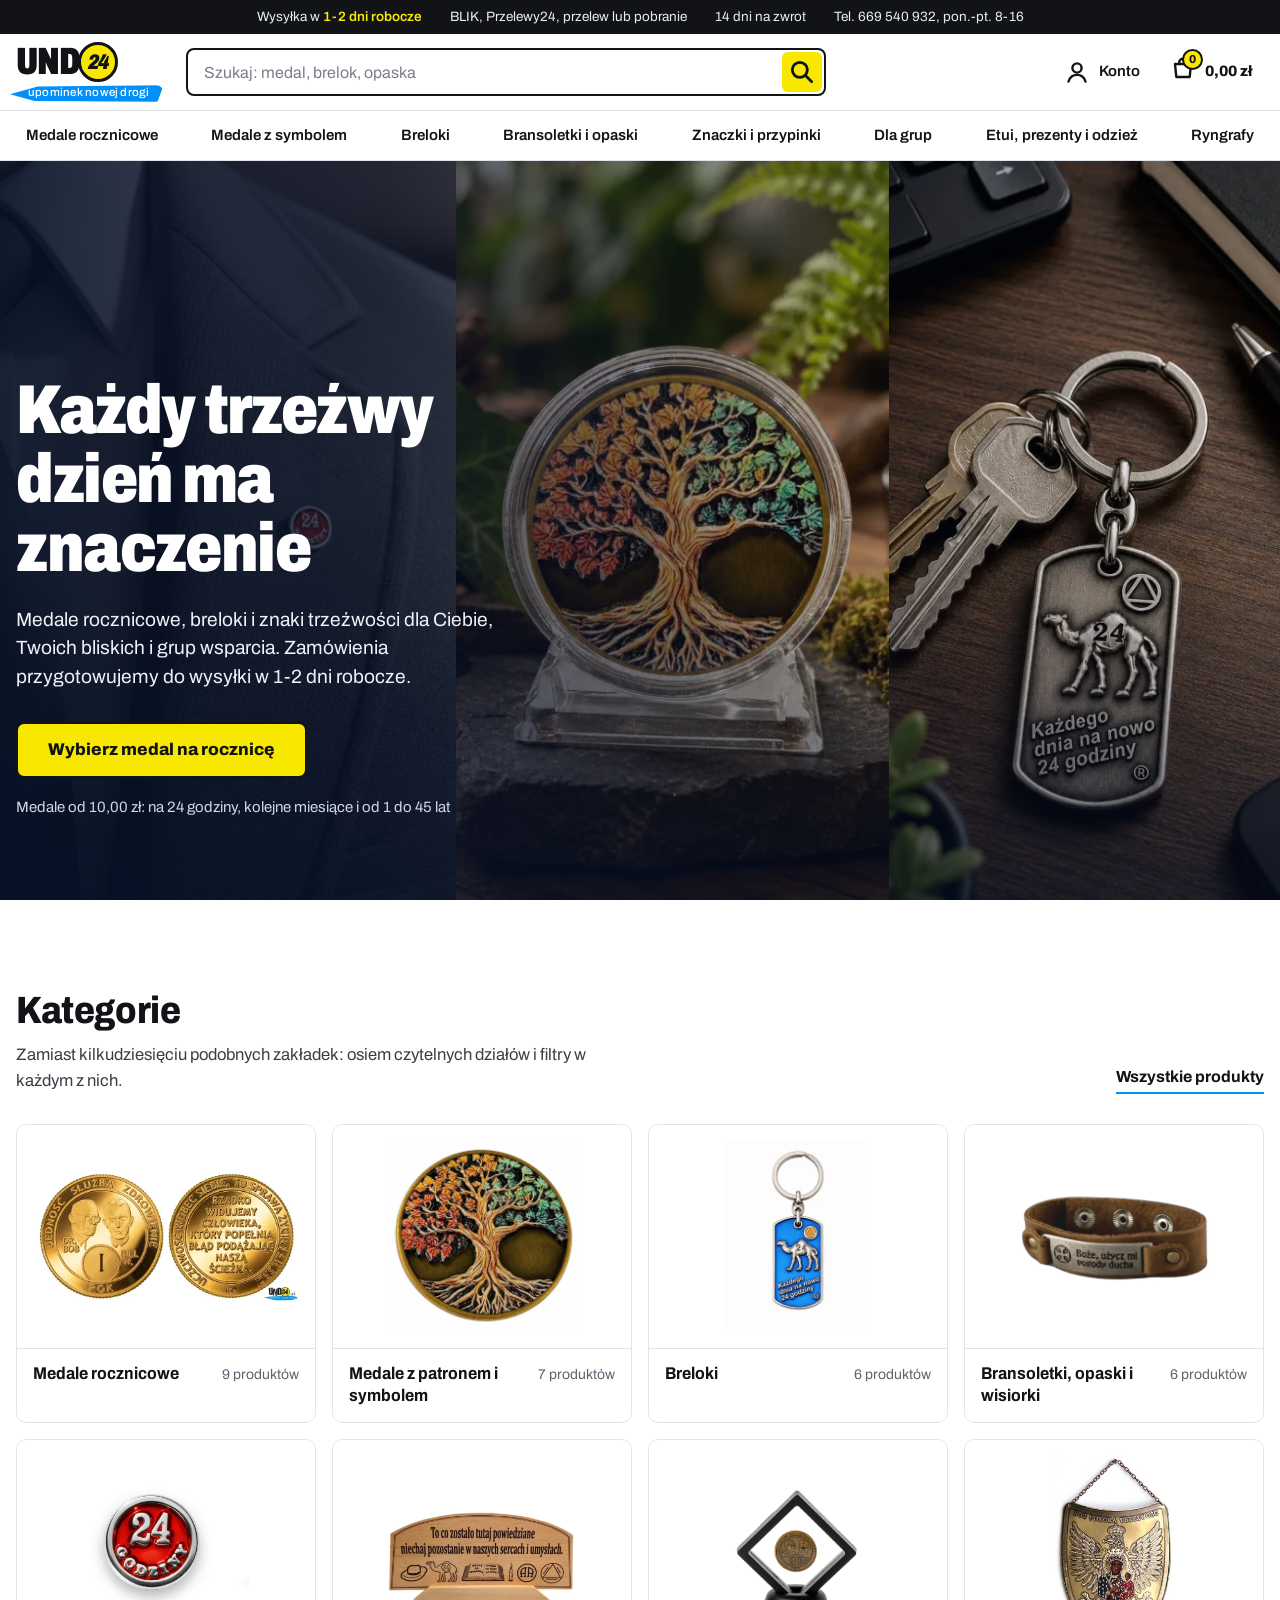
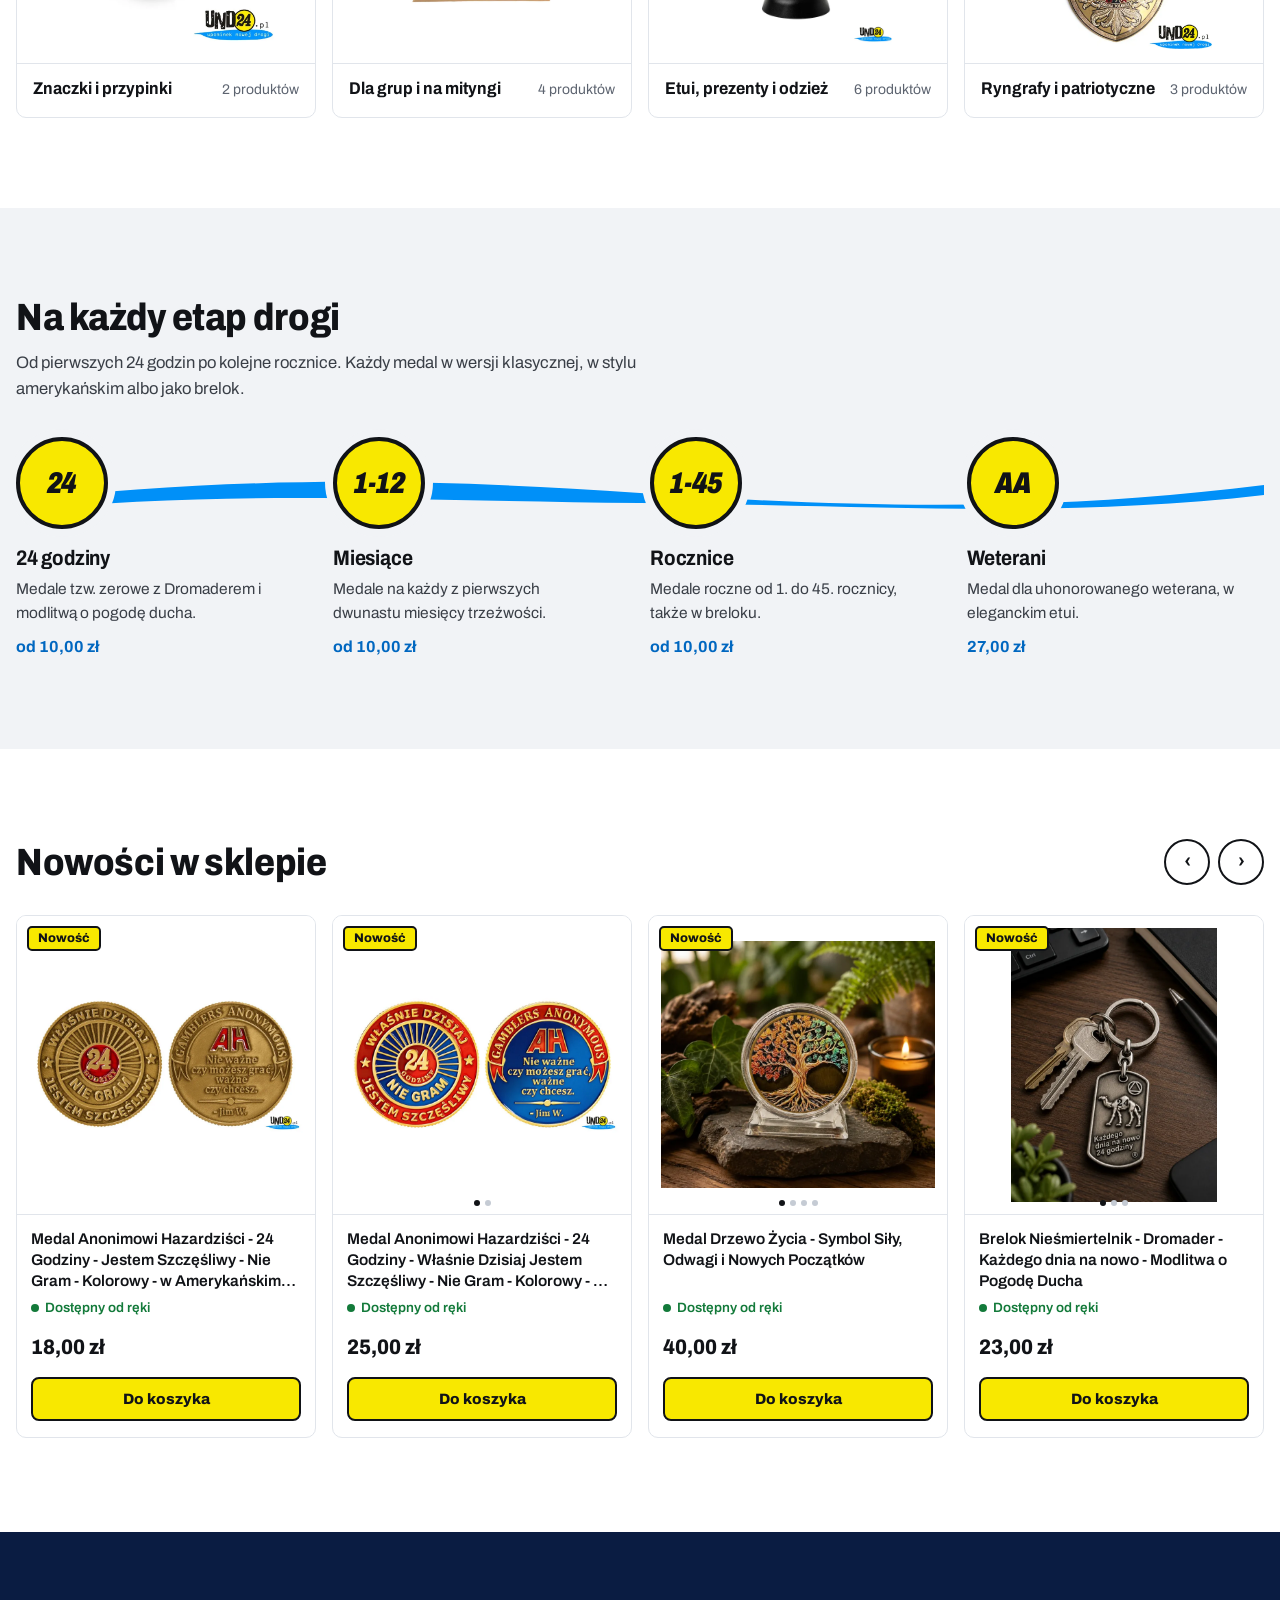
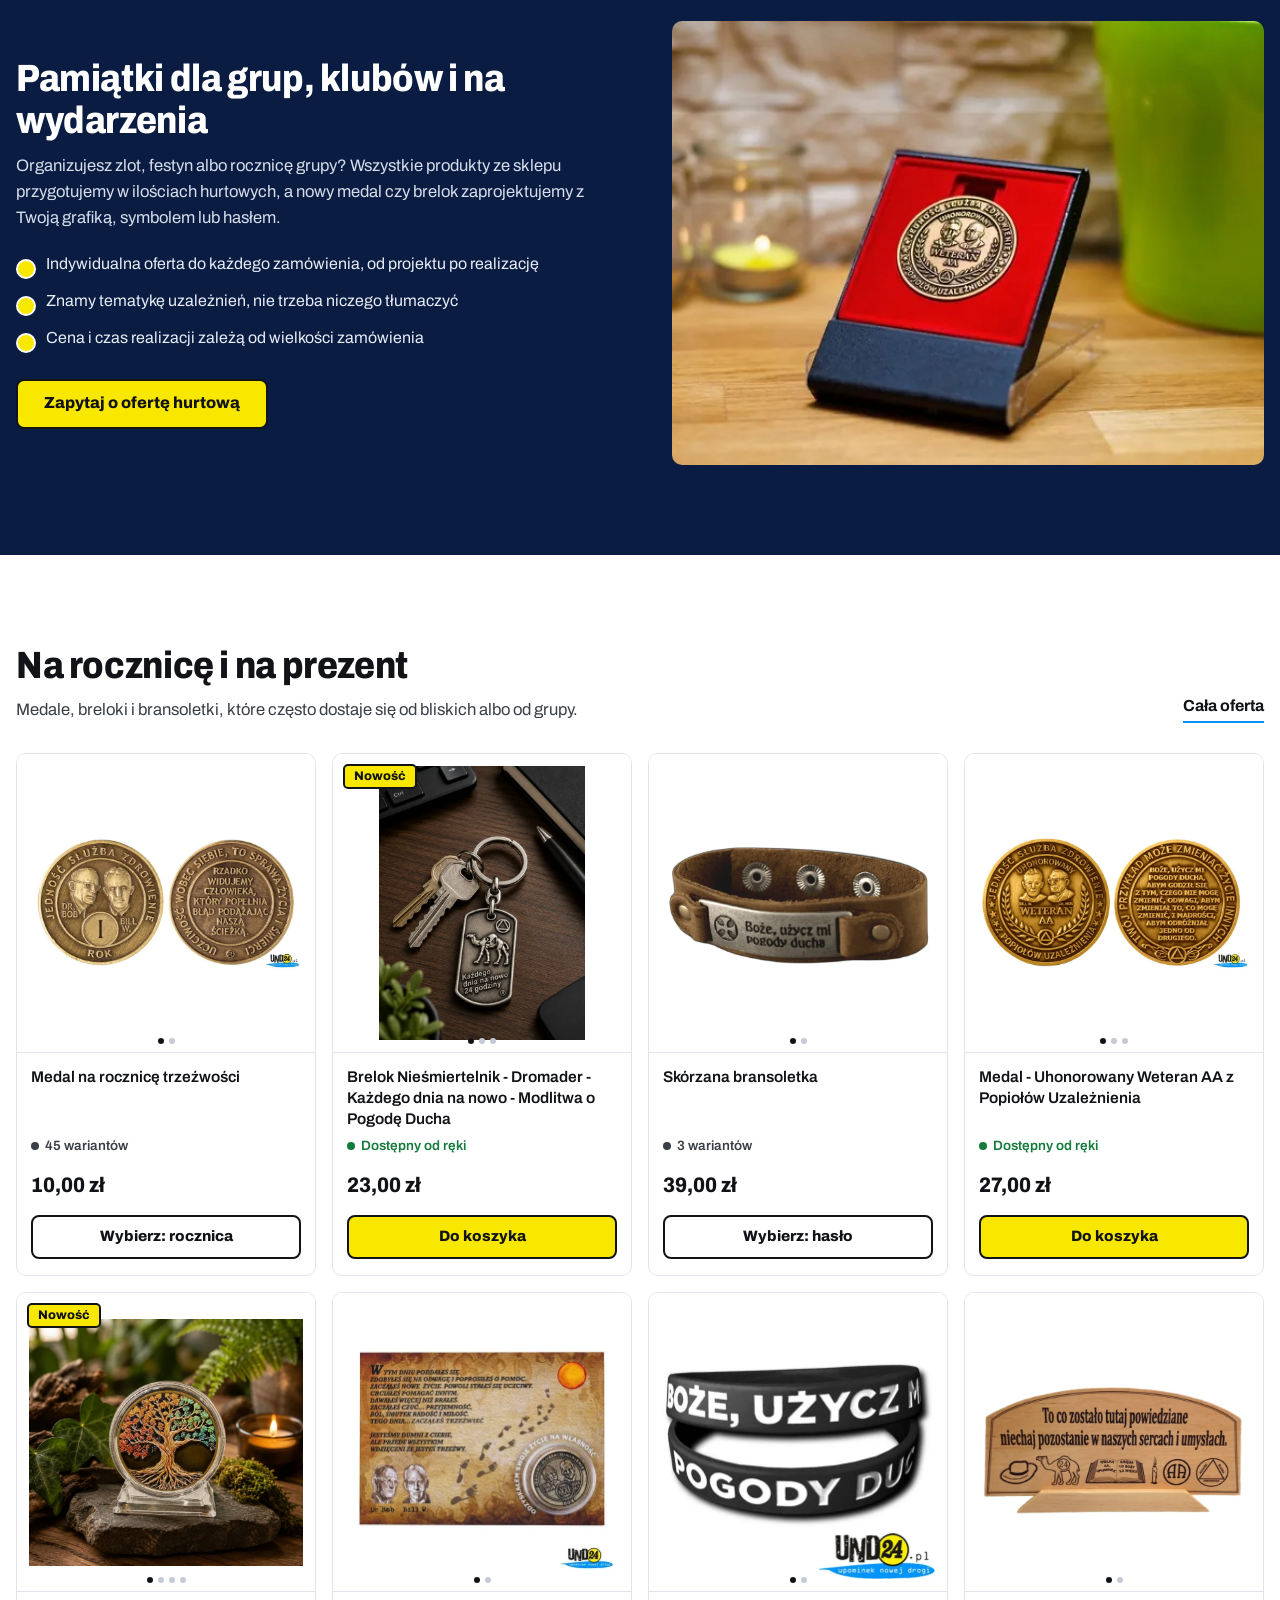
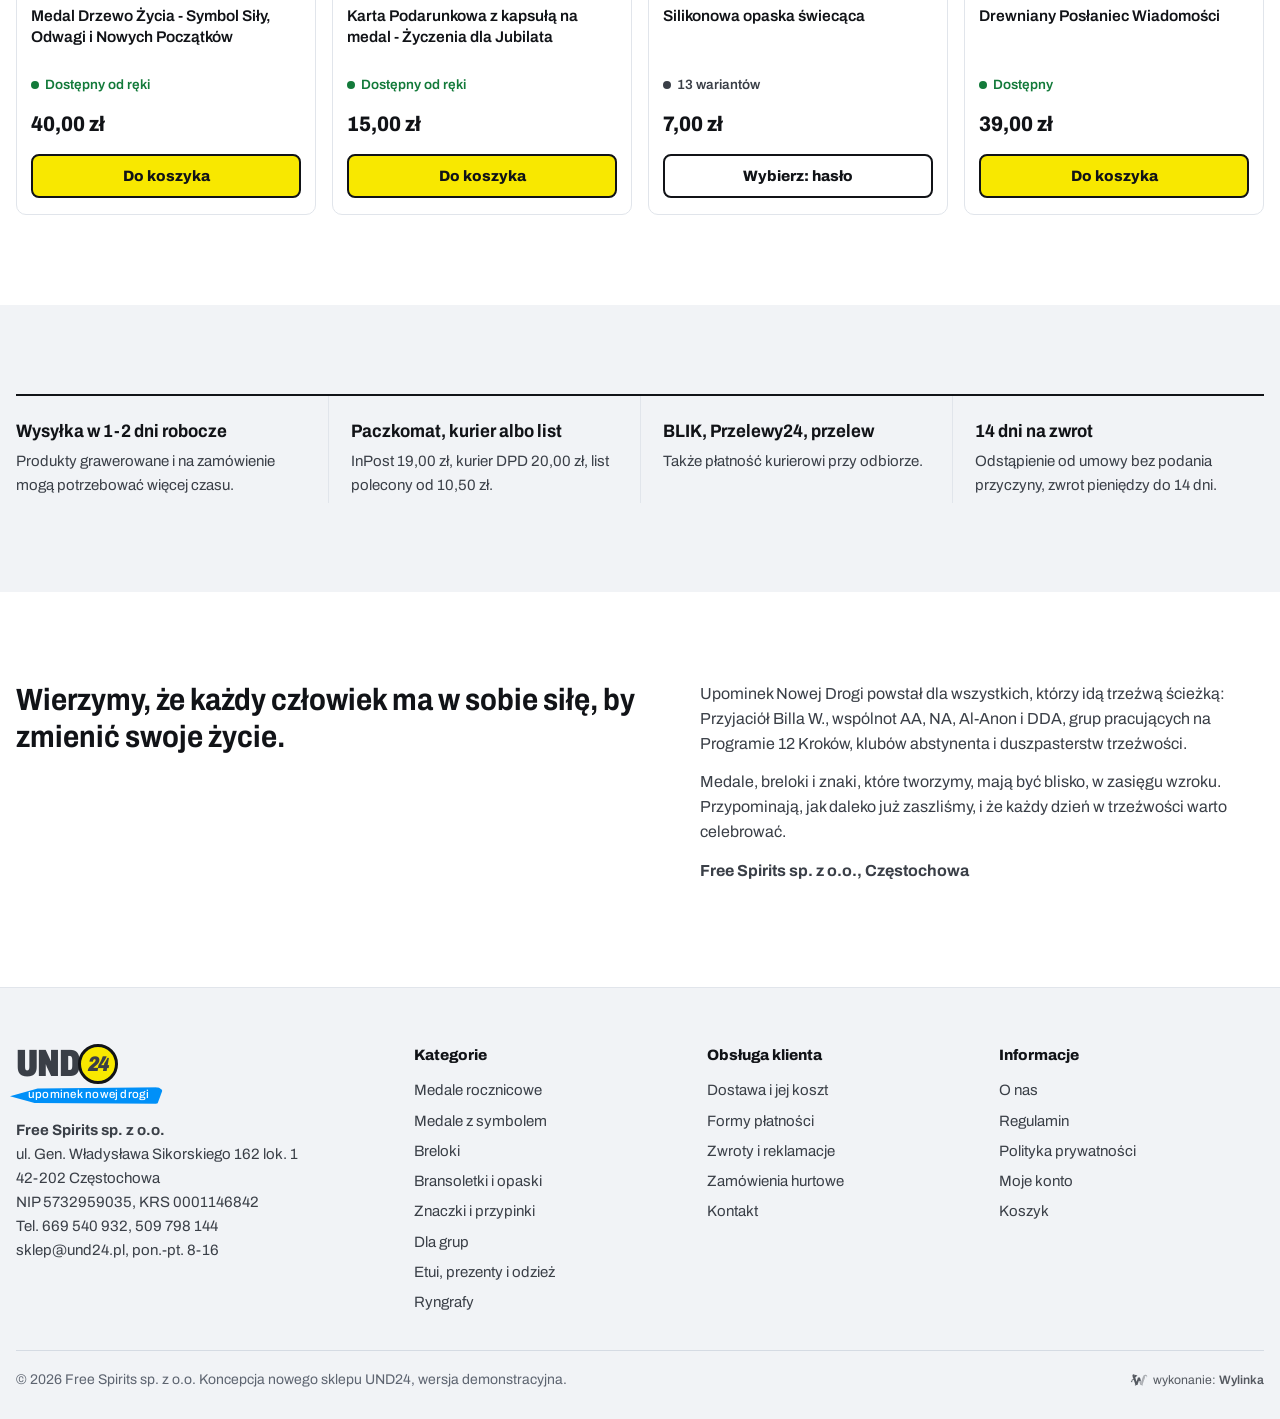
<file: index.html>
<!doctype html>
<html lang="pl"><head>
<meta charset="utf-8"><meta name="viewport" content="width=device-width,initial-scale=1,viewport-fit=cover">
<title>UND24 - medale trzeźwości, breloki i upominki nowej drogi</title>
<meta name="description" content="Medale rocznicowe, breloki, opaski i znaki trzeźwości dla osób w zdrowieniu, ich bliskich i grup wsparcia. Wysyłka w 1-2 dni robocze.">
<meta name="robots" content="noindex,nofollow">
<meta name="theme-color" content="#ffffff">
<link rel="icon" href="favicon.svg" type="image/svg+xml">
<link rel="preconnect" href="https://fonts.googleapis.com"><link rel="preconnect" href="https://fonts.gstatic.com" crossorigin>
<link href="https://fonts.googleapis.com/css2?family=Archivo:wdth,wght@62..125,400..900&amp;display=swap" rel="stylesheet">
<link rel="stylesheet" href="assets/style.css?v=2">
<link rel="preload" as="image" href="img/h/drzewo-zycia.webp">
</head>
<body data-page="index">
<div id="hdr"></div>

<main>
<section class="hero">
  <div class="hero-ph" aria-hidden="true">
    <img src="img/h/pin-garnitur.webp" alt="" fetchpriority="high">
    <img src="img/h/drzewo-zycia.webp" alt="" fetchpriority="high">
    <img src="img/h/brelok-klucze.webp" alt="">
  </div>
  <div class="hero-in">
    <h1>Każdy trzeźwy dzień ma znaczenie</h1>
    <p>Medale rocznicowe, breloki i znaki trzeźwości dla Ciebie, Twoich bliskich i grup wsparcia. Zamówienia przygotowujemy do wysyłki w 1-2 dni robocze.</p>
    <a class="btn" href="kategoria.html?k=rocznice">Wybierz medal na rocznicę</a>
    <div class="hero-note">Medale od 10,00 zł: na 24 godziny, kolejne miesiące i od 1 do 45 lat</div>
  </div>
</section>

<section class="sec" aria-labelledby="h-cats">
  <div class="wrap">
    <div class="sec-h"><div><h2 id="h-cats">Kategorie</h2><p class="lead">Zamiast kilkudziesięciu podobnych zakładek: osiem czytelnych działów i filtry w każdym z nich.</p></div><a class="more" href="kategoria.html?k=all">Wszystkie produkty</a></div>
    <div class="cats" id="cats"></div>
  </div>
</section>

<section class="sec sec-gray" aria-labelledby="h-road">
  <div class="wrap">
    <h2 id="h-road">Na każdy etap drogi</h2>
    <p class="lead">Od pierwszych 24 godzin po kolejne rocznice. Każdy medal w wersji klasycznej, w stylu amerykańskim albo jako brelok.</p>
    <div class="road">
      <svg class="path" viewBox="0 0 1200 46" preserveAspectRatio="none" aria-hidden="true"><path d="M0 30 C 200 6, 380 6, 600 22 S 1000 40, 1200 14 L1200 24 C 1000 48, 820 34, 600 32 S 200 18, 0 40 Z" fill="#0090F8"/></svg>
      <div class="stops">
        <a class="stop" href="kategoria.html?k=rocznice&amp;f=sub:24%20godziny"><span class="coin">24</span><h3>24 godziny</h3><p>Medale tzw. zerowe z Dromaderem i modlitwą o pogodę ducha.</p><span class="go">od 10,00 zł</span></a>
        <a class="stop" href="kategoria.html?k=rocznice&amp;f=sub:Miesi%C4%85ce"><span class="coin">1-12</span><h3>Miesiące</h3><p>Medale na każdy z pierwszych dwunastu miesięcy trzeźwości.</p><span class="go">od 10,00 zł</span></a>
        <a class="stop" href="kategoria.html?k=rocznice&amp;f=sub:Lata"><span class="coin">1-45</span><h3>Rocznice</h3><p>Medale roczne od 1. do 45. rocznicy, także w breloku.</p><span class="go">od 10,00 zł</span></a>
        <a class="stop" href="kategoria.html?k=rocznice&amp;f=sub:Weterani"><span class="coin">AA</span><h3>Weterani</h3><p>Medal dla uhonorowanego weterana, w eleganckim etui.</p><span class="go">27,00 zł</span></a>
      </div>
    </div>
  </div>
</section>

<section class="sec" aria-labelledby="h-new">
  <div class="wrap">
    <div class="sec-h"><div><h2 id="h-new">Nowości w sklepie</h2></div><div class="rail-nav"><button type="button" data-r="nowosci" data-d="-1" aria-label="Przewiń w lewo">&#8249;</button><button type="button" data-r="nowosci" data-d="1" aria-label="Przewiń w prawo">&#8250;</button></div></div>
    <div class="rail" id="nowosci"></div>
  </div>
</section>

<section class="sec dark" aria-labelledby="h-hurt">
  <div class="wrap split">
    <div>
      <h2 id="h-hurt">Pamiątki dla grup, klubów i na wydarzenia</h2>
      <p class="lead">Organizujesz zlot, festyn albo rocznicę grupy? Wszystkie produkty ze sklepu przygotujemy w ilościach hurtowych, a nowy medal czy brelok zaprojektujemy z Twoją grafiką, symbolem lub hasłem.</p>
      <ul>
        <li>Indywidualna oferta do każdego zamówienia, od projektu po realizację</li>
        <li>Znamy tematykę uzależnień, nie trzeba niczego tłumaczyć</li>
        <li>Cena i czas realizacji zależą od wielkości zamówienia</li>
      </ul>
      <a class="btn" href="informacje.html#hurt">Zapytaj o ofertę hurtową</a>
    </div>
    <div class="ph-frame"><img src="img/h/weteran-etui.webp" alt="Medal weterana trzeźwości w etui" loading="lazy"></div>
  </div>
</section>

<section class="sec" aria-labelledby="h-sel">
  <div class="wrap">
    <div class="sec-h"><div><h2 id="h-sel">Na rocznicę i na prezent</h2><p class="lead">Medale, breloki i bransoletki, które często dostaje się od bliskich albo od grupy.</p></div><a class="more" href="kategoria.html?k=all">Cała oferta</a></div>
    <div class="grid" id="wybrane"></div>
  </div>
</section>

<section class="sec sec-gray" aria-label="Zakupy w UND24">
  <div class="wrap">
    <div class="perks">
      <div class="perk"><b>Wysyłka w 1-2 dni robocze</b><span>Produkty grawerowane i na zamówienie mogą potrzebować więcej czasu.</span></div>
      <div class="perk"><b>Paczkomat, kurier albo list</b><span>InPost 19,00 zł, kurier DPD 20,00 zł, list polecony od 10,50 zł.</span></div>
      <div class="perk"><b>BLIK, Przelewy24, przelew</b><span>Także płatność kurierowi przy odbiorze.</span></div>
      <div class="perk"><b>14 dni na zwrot</b><span>Odstąpienie od umowy bez podania przyczyny, zwrot pieniędzy do 14 dni.</span></div>
    </div>
  </div>
</section>

<section class="sec" id="o-nas" aria-labelledby="h-about">
  <div class="wrap about">
    <div><h2 id="h-about" class="sr">O nas</h2><blockquote>Wierzymy, że każdy człowiek ma w sobie siłę, by zmienić swoje życie.</blockquote></div>
    <div>
      <p>Upominek Nowej Drogi powstał dla wszystkich, którzy idą trzeźwą ścieżką: Przyjaciół Billa W., wspólnot AA, NA, Al-Anon i DDA, grup pracujących na Programie 12 Kroków, klubów abstynenta i duszpasterstw trzeźwości.</p>
      <p>Medale, breloki i znaki, które tworzymy, mają być blisko, w zasięgu wzroku. Przypominają, jak daleko już zaszliśmy, i że każdy dzień w trzeźwości warto celebrować.</p>
      <p><b>Free Spirits sp. z o.o., Częstochowa</b></p>
    </div>
  </div>
</section>
</main>
<div id="ftr"></div>
<script src="assets/app.js?v=2"></script>
</body></html>
</file>
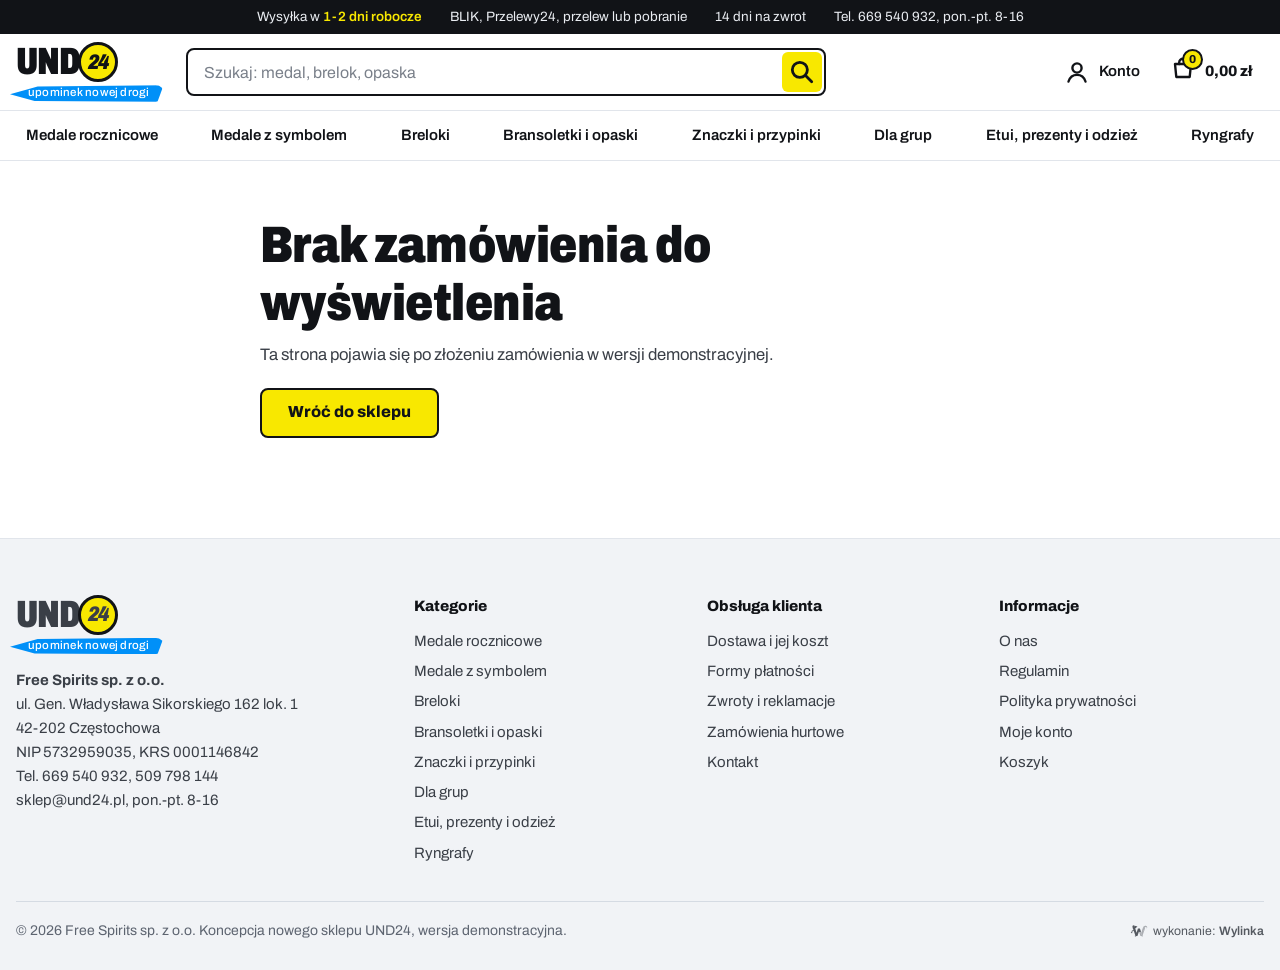
<file: dziekujemy.html>
<!doctype html>
<html lang="pl"><head>
<meta charset="utf-8"><meta name="viewport" content="width=device-width,initial-scale=1,viewport-fit=cover">
<title>Dziękujemy za zamówienie (demo) | UND24</title>
<meta name="description" content="Potwierdzenie zamówienia - wersja demonstracyjna.">
<meta name="robots" content="noindex,nofollow">
<meta name="theme-color" content="#ffffff">
<link rel="icon" href="favicon.svg" type="image/svg+xml">
<link rel="preconnect" href="https://fonts.googleapis.com"><link rel="preconnect" href="https://fonts.gstatic.com" crossorigin>
<link href="https://fonts.googleapis.com/css2?family=Archivo:wdth,wght@62..125,400..900&amp;display=swap" rel="stylesheet">
<link rel="stylesheet" href="assets/style.css?v=2">
</head>
<body data-page="dziekujemy">
<div id="hdr"></div>

<main class="wrap"><div class="thanks" id="thx"></div></main>
<div id="ftr"></div>
<script src="assets/app.js?v=2"></script>
</body></html>
</file>
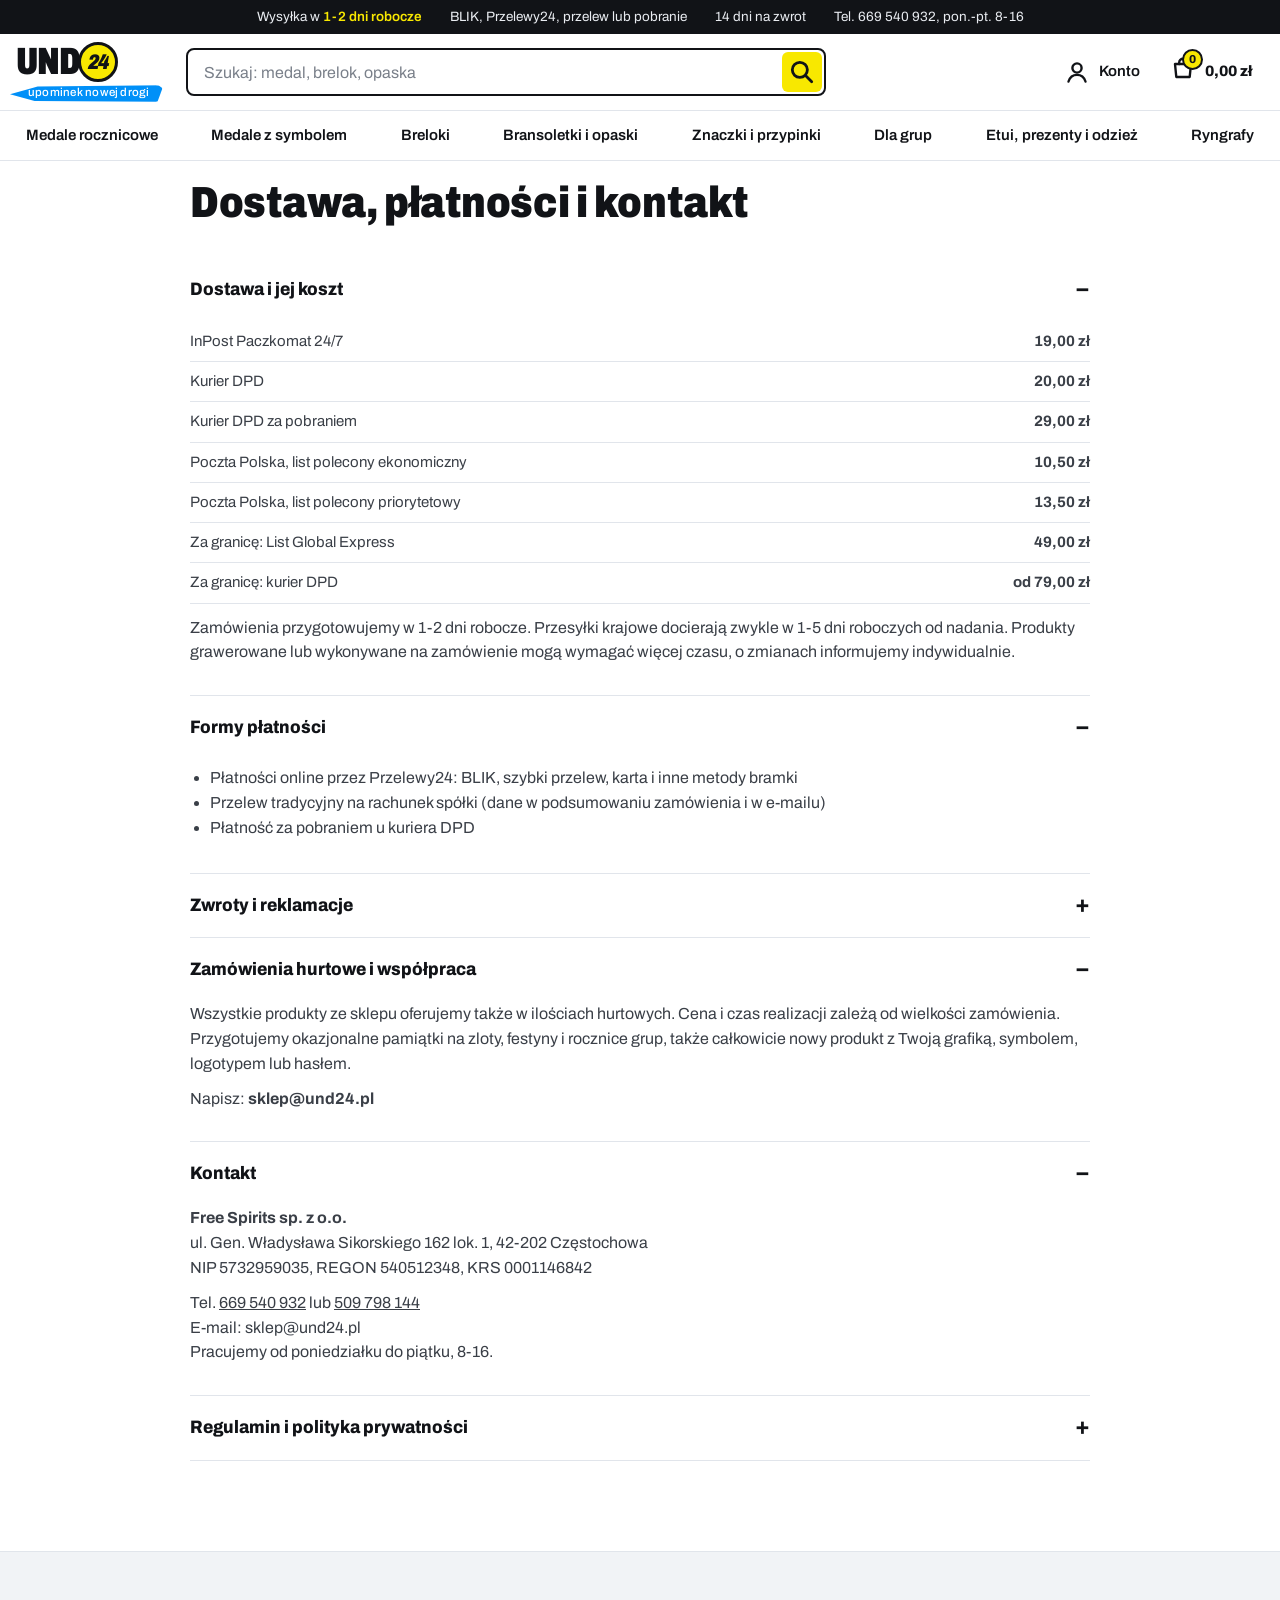
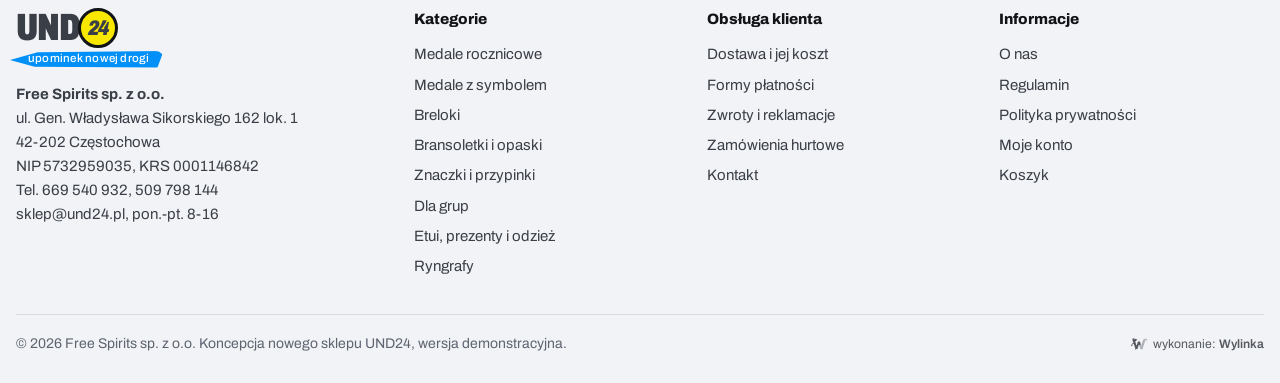
<file: informacje.html>
<!doctype html>
<html lang="pl"><head>
<meta charset="utf-8"><meta name="viewport" content="width=device-width,initial-scale=1,viewport-fit=cover">
<title>Dostawa, płatności i kontakt | UND24</title>
<meta name="description" content="Koszty dostawy, formy płatności, zwroty, zamówienia hurtowe i kontakt ze sklepem UND24.">
<meta name="robots" content="noindex,nofollow">
<meta name="theme-color" content="#ffffff">
<link rel="icon" href="favicon.svg" type="image/svg+xml">
<link rel="preconnect" href="https://fonts.googleapis.com"><link rel="preconnect" href="https://fonts.gstatic.com" crossorigin>
<link href="https://fonts.googleapis.com/css2?family=Archivo:wdth,wght@62..125,400..900&amp;display=swap" rel="stylesheet">
<link rel="stylesheet" href="assets/style.css?v=2">
</head>
<body data-page="informacje">
<div id="hdr"></div>

<main class="wrap" style="max-width:900px;padding-bottom:90px">
  <div class="page-h"><h1>Dostawa, płatności i kontakt</h1></div>
  <div class="acc">
    <details open id="dostawa"><summary>Dostawa i jej koszt</summary><div class="acc-b">
      <table class="ship-t"><tr><td>InPost Paczkomat 24/7</td><td>19,00 zł</td></tr><tr><td>Kurier DPD</td><td>20,00 zł</td></tr><tr><td>Kurier DPD za pobraniem</td><td>29,00 zł</td></tr><tr><td>Poczta Polska, list polecony ekonomiczny</td><td>10,50 zł</td></tr><tr><td>Poczta Polska, list polecony priorytetowy</td><td>13,50 zł</td></tr><tr><td>Za granicę: List Global Express</td><td>49,00 zł</td></tr><tr><td>Za granicę: kurier DPD</td><td>od 79,00 zł</td></tr></table>
      <p style="margin-top:12px">Zamówienia przygotowujemy w 1-2 dni robocze. Przesyłki krajowe docierają zwykle w 1-5 dni roboczych od nadania. Produkty grawerowane lub wykonywane na zamówienie mogą wymagać więcej czasu, o zmianach informujemy indywidualnie.</p></div></details>
    <details open id="platnosci"><summary>Formy płatności</summary><div class="acc-b"><ul><li>Płatności online przez Przelewy24: BLIK, szybki przelew, karta i inne metody bramki</li><li>Przelew tradycyjny na rachunek spółki (dane w podsumowaniu zamówienia i w e-mailu)</li><li>Płatność za pobraniem u kuriera DPD</li></ul></div></details>
    <details id="zwroty"><summary>Zwroty i reklamacje</summary><div class="acc-b"><p>Masz 14 dni na odstąpienie od umowy bez podania przyczyny, zwrot pieniędzy następuje do 14 dni. Prawo to nie dotyczy produktów z indywidualnym grawerem. Na reklamacje odpowiadamy w ciągu 14 dni. Szczegóły w regulaminie.</p></div></details>
    <details open id="hurt"><summary>Zamówienia hurtowe i współpraca</summary><div class="acc-b"><p>Wszystkie produkty ze sklepu oferujemy także w ilościach hurtowych. Cena i czas realizacji zależą od wielkości zamówienia. Przygotujemy okazjonalne pamiątki na zloty, festyny i rocznice grup, także całkowicie nowy produkt z Twoją grafiką, symbolem, logotypem lub hasłem.</p><p>Napisz: <b>sklep@und24.pl</b></p></div></details>
    <details open id="kontakt"><summary>Kontakt</summary><div class="acc-b"><p><b>Free Spirits sp. z o.o.</b><br>ul. Gen. Władysława Sikorskiego 162 lok. 1, 42-202 Częstochowa<br>NIP 5732959035, REGON 540512348, KRS 0001146842</p><p>Tel. <a href="tel:+48669540932">669 540 932</a> lub <a href="tel:+48509798144">509 798 144</a><br>E-mail: sklep@und24.pl<br>Pracujemy od poniedziałku do piątku, 8-16.</p></div></details>
    <details id="regulamin"><summary>Regulamin i polityka prywatności</summary><div class="acc-b"><p>W sklepie docelowym znajdzie się tu aktualny regulamin sklepu i polityka prywatności (przeniesione z obecnej strony und24.pl), z możliwością pobrania w PDF.</p></div></details>
  </div>
</main>
<div id="ftr"></div>
<script src="assets/app.js?v=2"></script>
</body></html>
</file>
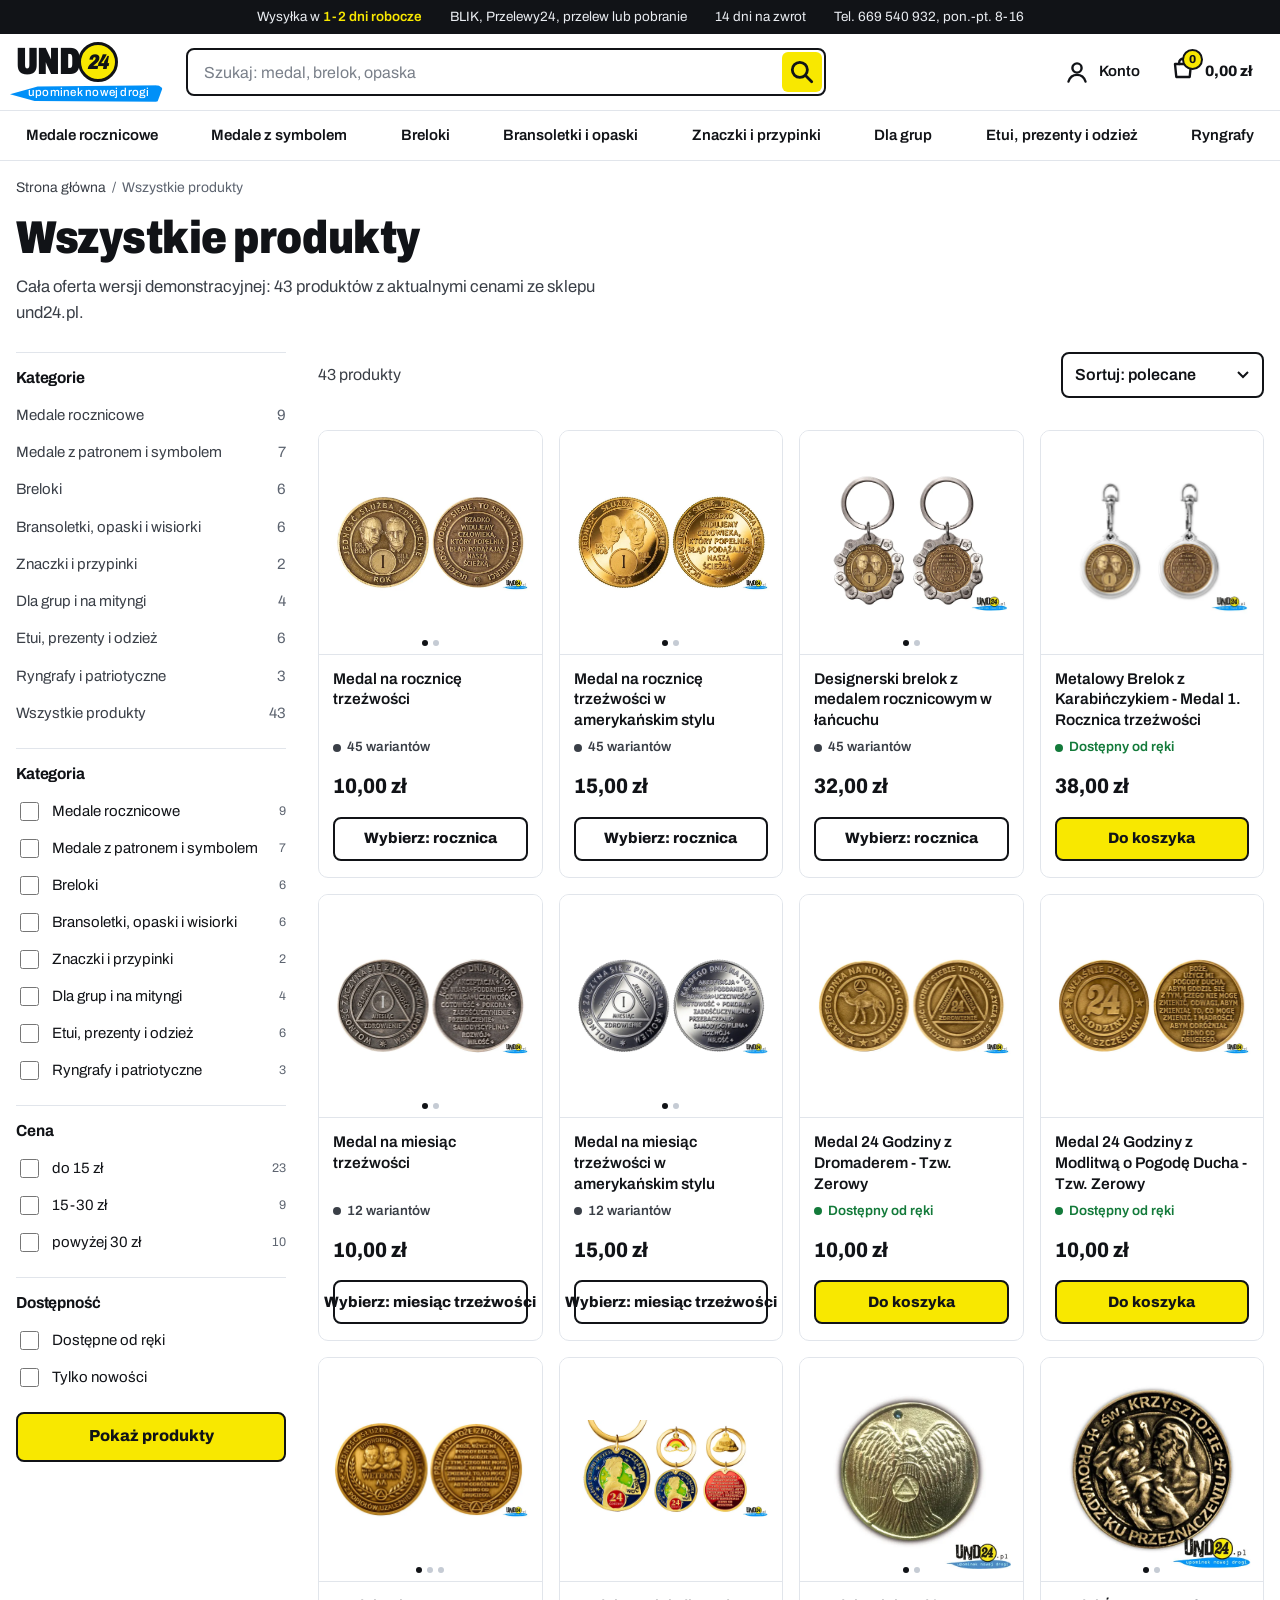
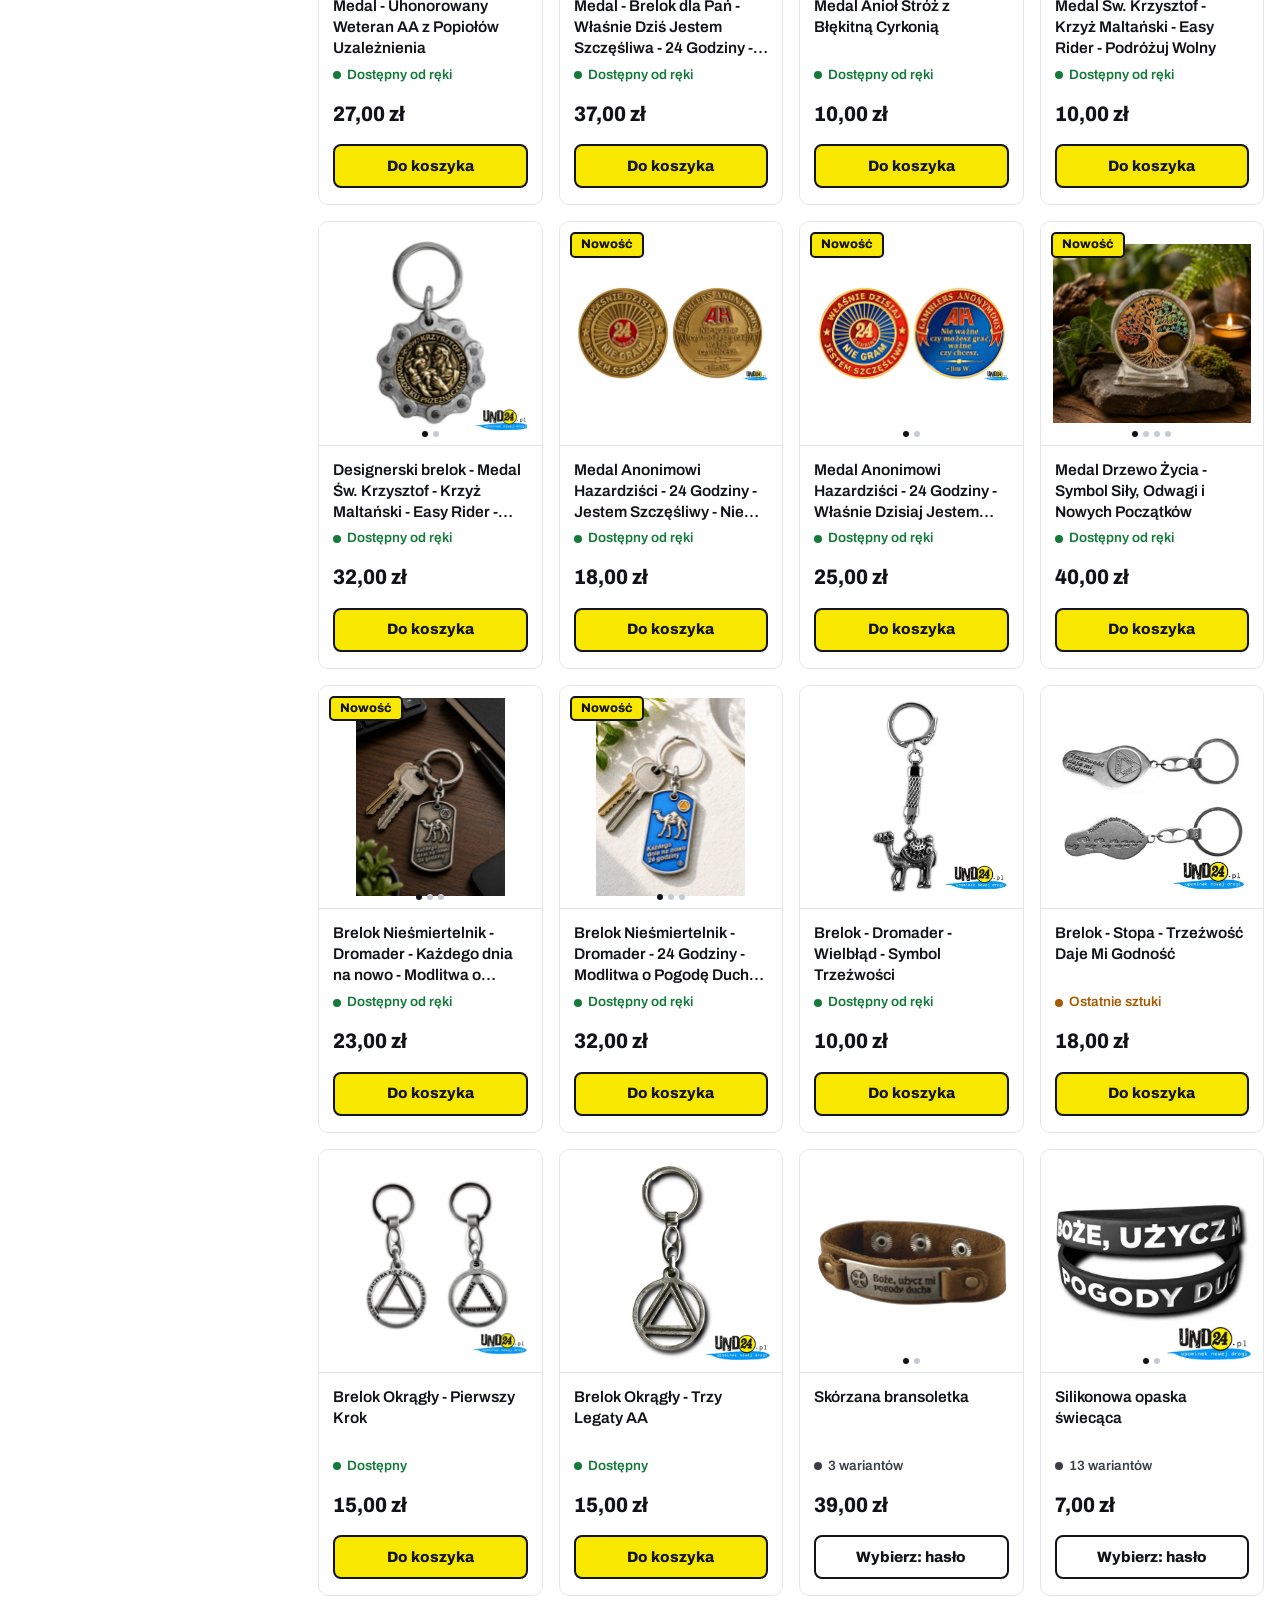
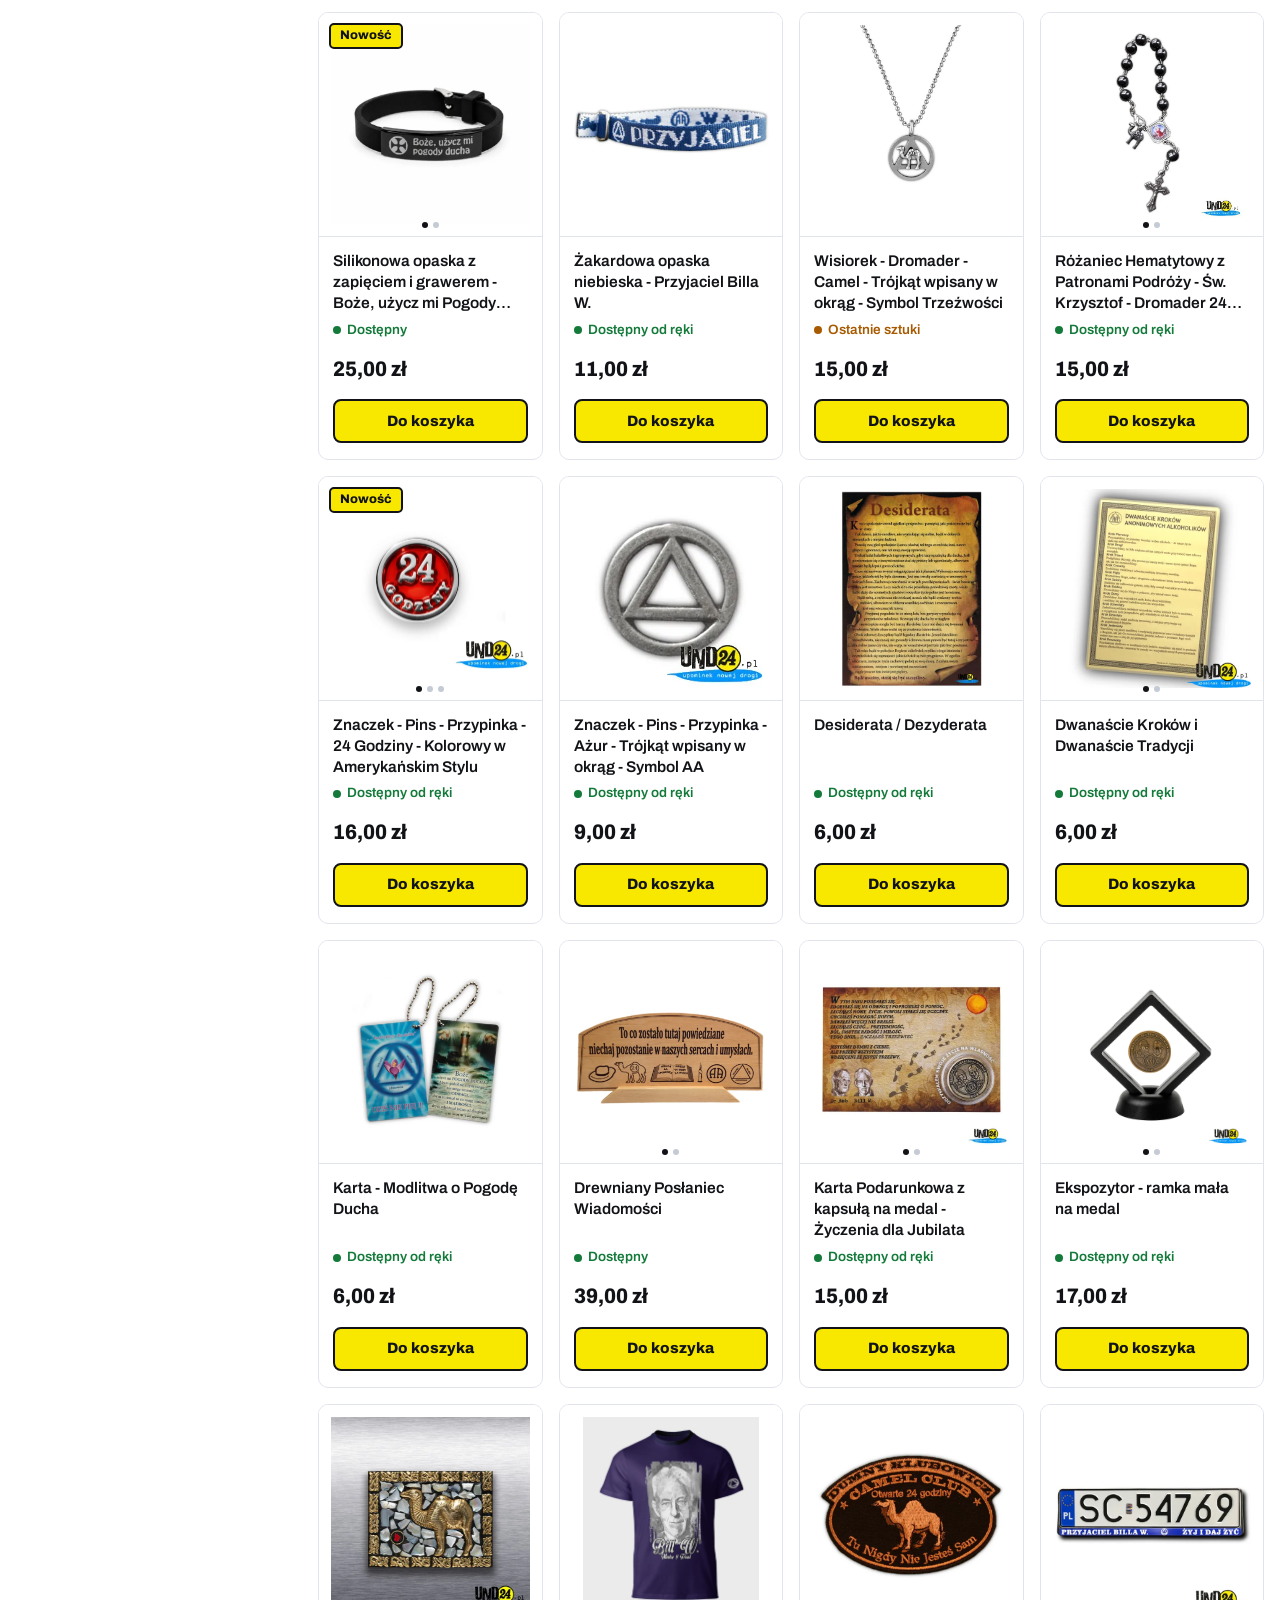
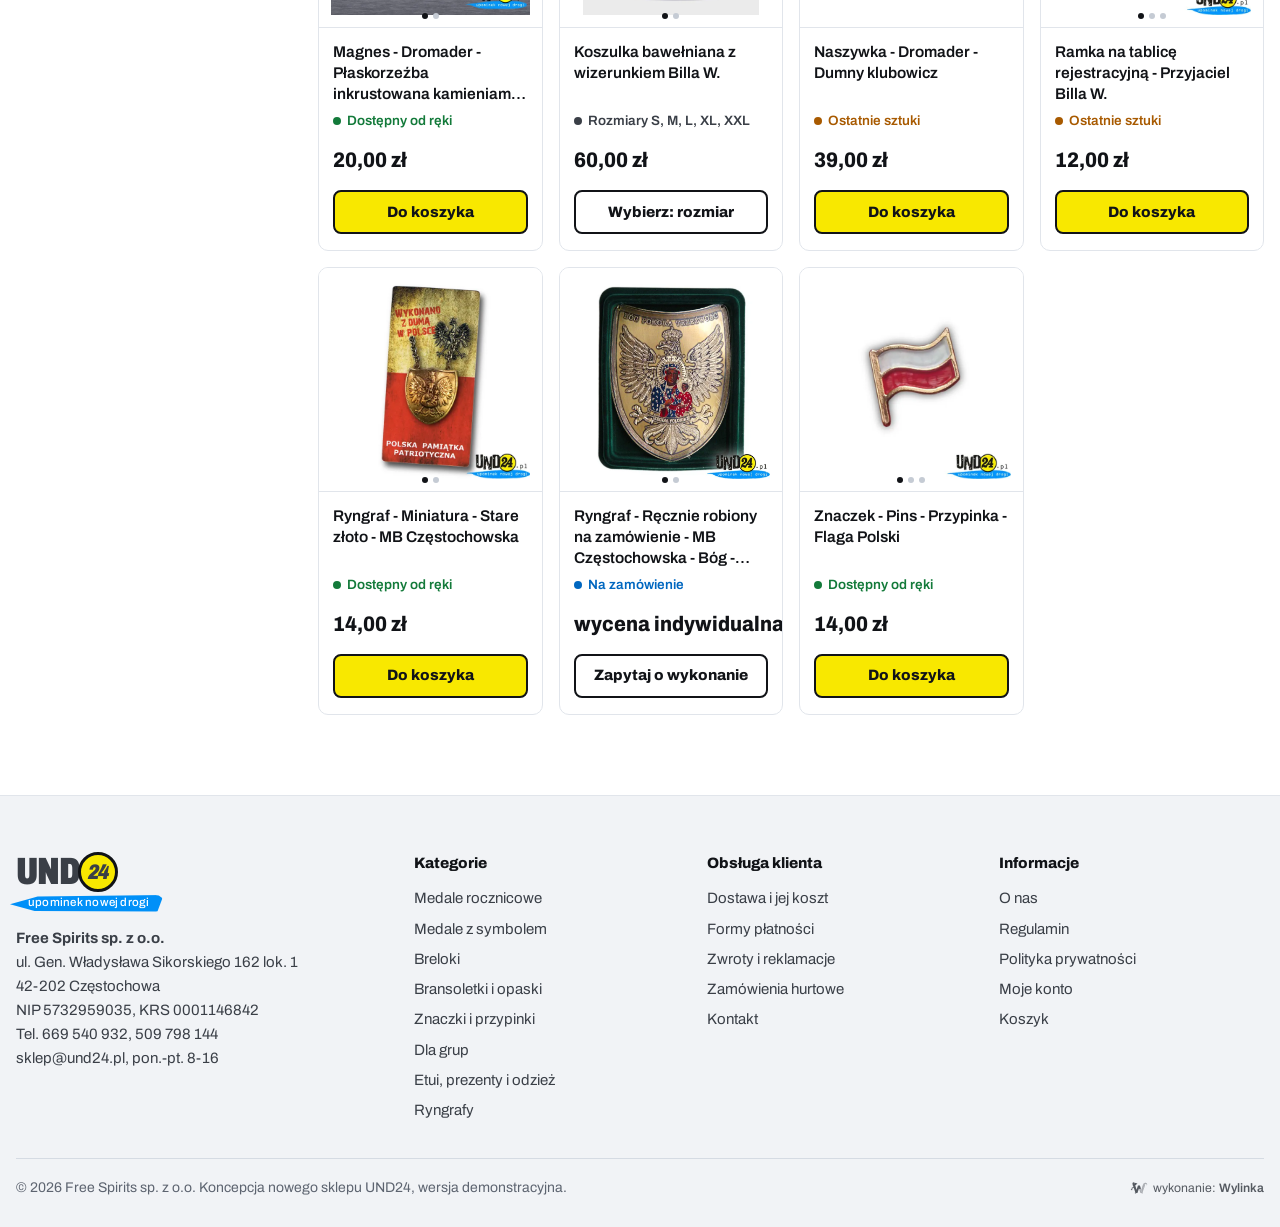
<file: kategoria.html>
<!doctype html>
<html lang="pl"><head>
<meta charset="utf-8"><meta name="viewport" content="width=device-width,initial-scale=1,viewport-fit=cover">
<title>Kategoria | UND24</title>
<meta name="description" content="Medale trzeźwości, breloki i upominki - lista produktów z filtrami.">
<meta name="robots" content="noindex,nofollow">
<meta name="theme-color" content="#ffffff">
<link rel="icon" href="favicon.svg" type="image/svg+xml">
<link rel="preconnect" href="https://fonts.googleapis.com"><link rel="preconnect" href="https://fonts.gstatic.com" crossorigin>
<link href="https://fonts.googleapis.com/css2?family=Archivo:wdth,wght@62..125,400..900&amp;display=swap" rel="stylesheet">
<link rel="stylesheet" href="assets/style.css?v=2">
</head>
<body data-page="kategoria">
<div id="hdr"></div>

<main class="wrap">
  <nav class="crumbs" id="crumbs" aria-label="Ścieżka"></nav>
  <div class="cat-head" id="cat-h"></div>
  <div class="layout">
    <aside class="filters" id="filters" aria-label="Filtry"></aside>
    <section>
      <div class="toolbar"><button class="btn btn-line fopen" id="fopen" type="button">Filtry<span id="fcount"></span></button><span class="cnt" id="cnt"></span>
        <label><span class="sr">Sortuj</span><select class="sel" id="sort"><option value="pop">Sortuj: polecane</option><option value="asc">Cena: od najniższej</option><option value="desc">Cena: od najwyższej</option><option value="new">Najpierw nowości</option><option value="az">Nazwa: A-Z</option></select></label></div>
      <div class="chips-act" id="active"></div>
      <div class="grid" id="grid"></div>
    </section>
  </div>
</main>
<div id="ftr"></div>
<script src="assets/app.js?v=2"></script>
</body></html>
</file>
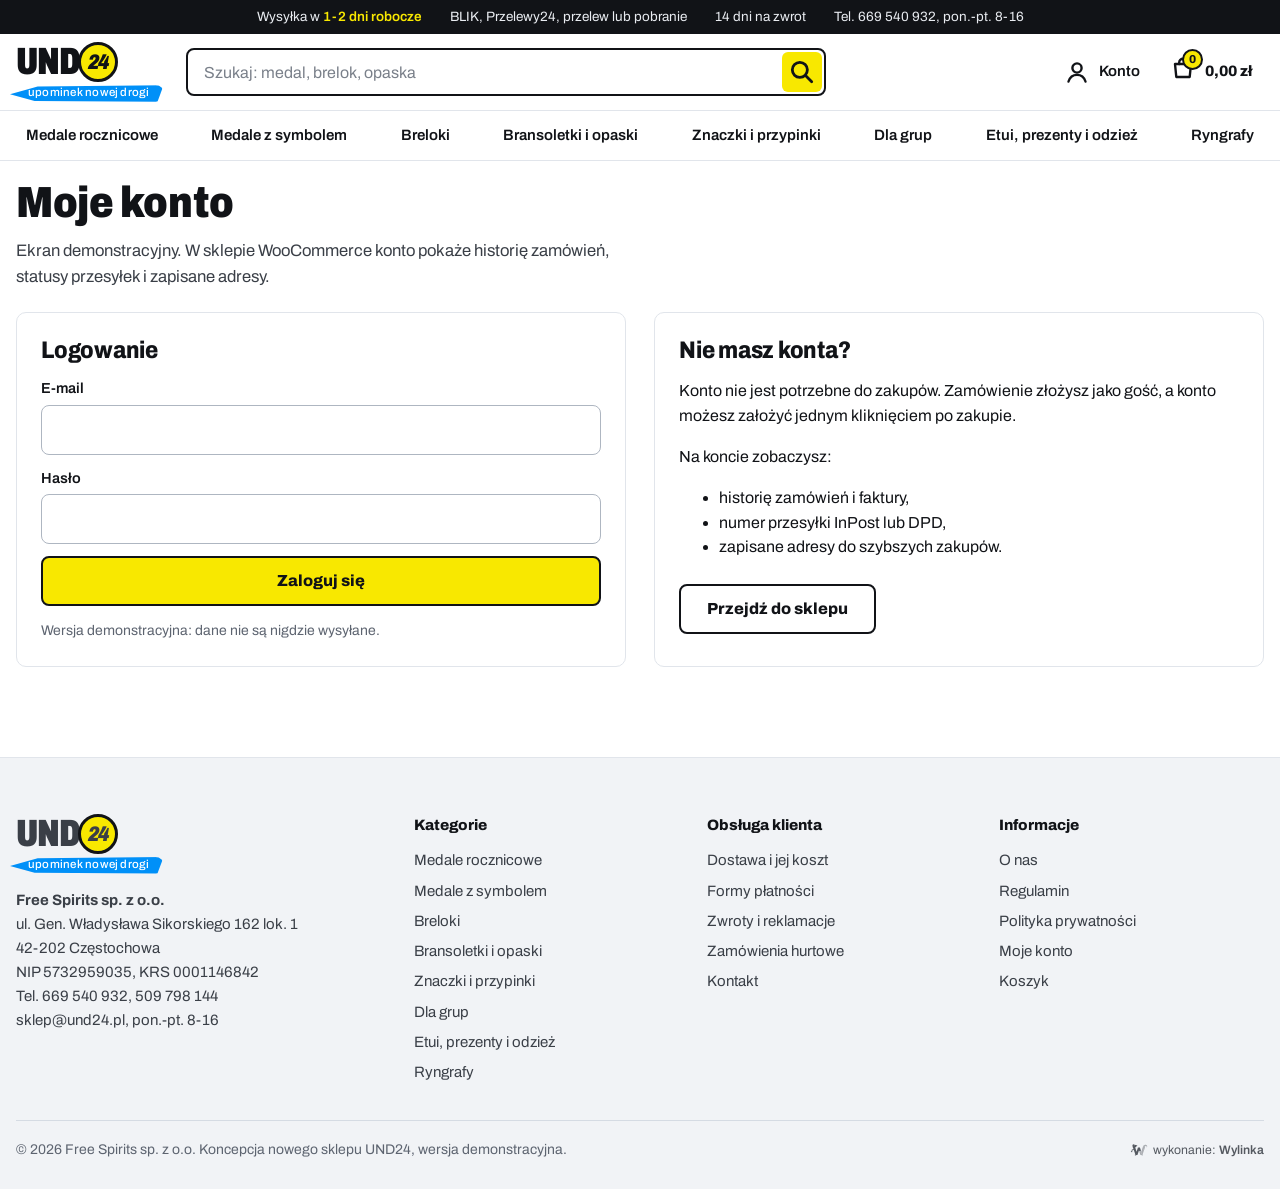
<file: konto.html>
<!doctype html>
<html lang="pl"><head>
<meta charset="utf-8"><meta name="viewport" content="width=device-width,initial-scale=1,viewport-fit=cover">
<title>Moje konto (demo) | UND24</title>
<meta name="description" content="Konto klienta - ekran demonstracyjny.">
<meta name="robots" content="noindex,nofollow">
<meta name="theme-color" content="#ffffff">
<link rel="icon" href="favicon.svg" type="image/svg+xml">
<link rel="preconnect" href="https://fonts.googleapis.com"><link rel="preconnect" href="https://fonts.gstatic.com" crossorigin>
<link href="https://fonts.googleapis.com/css2?family=Archivo:wdth,wght@62..125,400..900&amp;display=swap" rel="stylesheet">
<link rel="stylesheet" href="assets/style.css?v=2">
</head>
<body data-page="konto">
<div id="hdr"></div>

<main class="wrap">
  <div class="page-h"><h1>Moje konto</h1><p class="lead">Ekran demonstracyjny. W sklepie WooCommerce konto pokaże historię zamówień, statusy przesyłek i zapisane adresy.</p></div>
  <div class="acct">
    <form class="card" id="acct-f"><h2>Logowanie</h2>
      <div class="fld"><label for="l-mail">E-mail</label><input id="l-mail" type="email" autocomplete="off"></div>
      <div class="fld"><label for="l-pass">Hasło</label><input id="l-pass" type="password" autocomplete="off"></div>
      <button class="btn btn-block" type="submit">Zaloguj się</button>
      <p style="margin:14px 0 0;font-size:14px;color:var(--mute)">Wersja demonstracyjna: dane nie są nigdzie wysyłane.</p>
    </form>
    <div class="card"><h2>Nie masz konta?</h2><p>Konto nie jest potrzebne do zakupów. Zamówienie złożysz jako gość, a konto możesz założyć jednym kliknięciem po zakupie.</p>
      <p>Na koncie zobaczysz:</p><ul><li>historię zamówień i faktury,</li><li>numer przesyłki InPost lub DPD,</li><li>zapisane adresy do szybszych zakupów.</li></ul>
      <a class="btn btn-line" href="kategoria.html?k=all" style="margin-top:8px">Przejdź do sklepu</a></div>
  </div>
</main>
<div id="ftr"></div>
<script src="assets/app.js?v=2"></script>
</body></html>
</file>
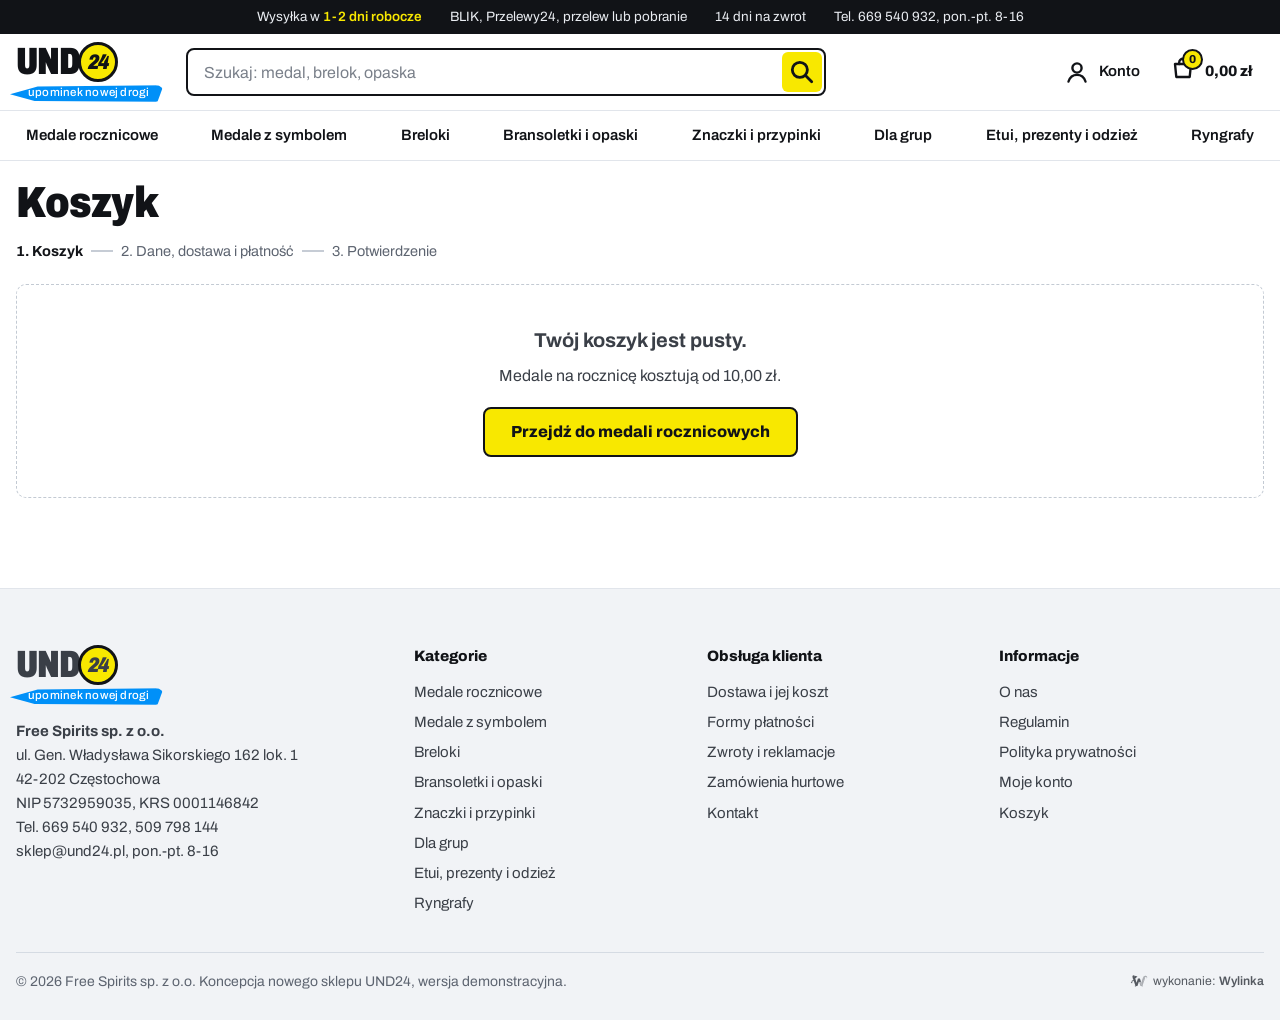
<file: koszyk.html>
<!doctype html>
<html lang="pl"><head>
<meta charset="utf-8"><meta name="viewport" content="width=device-width,initial-scale=1,viewport-fit=cover">
<title>Koszyk | UND24</title>
<meta name="description" content="Twój koszyk w sklepie UND24.">
<meta name="robots" content="noindex,nofollow">
<meta name="theme-color" content="#ffffff">
<link rel="icon" href="favicon.svg" type="image/svg+xml">
<link rel="preconnect" href="https://fonts.googleapis.com"><link rel="preconnect" href="https://fonts.gstatic.com" crossorigin>
<link href="https://fonts.googleapis.com/css2?family=Archivo:wdth,wght@62..125,400..900&amp;display=swap" rel="stylesheet">
<link rel="stylesheet" href="assets/style.css?v=2">
</head>
<body data-page="koszyk">
<div id="hdr"></div>

<main class="wrap">
  <div class="page-h"><h1>Koszyk</h1><div class="steps"><b>1. Koszyk</b><i></i><span>2. Dane, dostawa i płatność</span><i></i><span>3. Potwierdzenie</span></div></div>
  <div class="cart-l" id="cart"></div>
</main>
<div id="ftr"></div>
<script src="assets/app.js?v=2"></script>
</body></html>
</file>
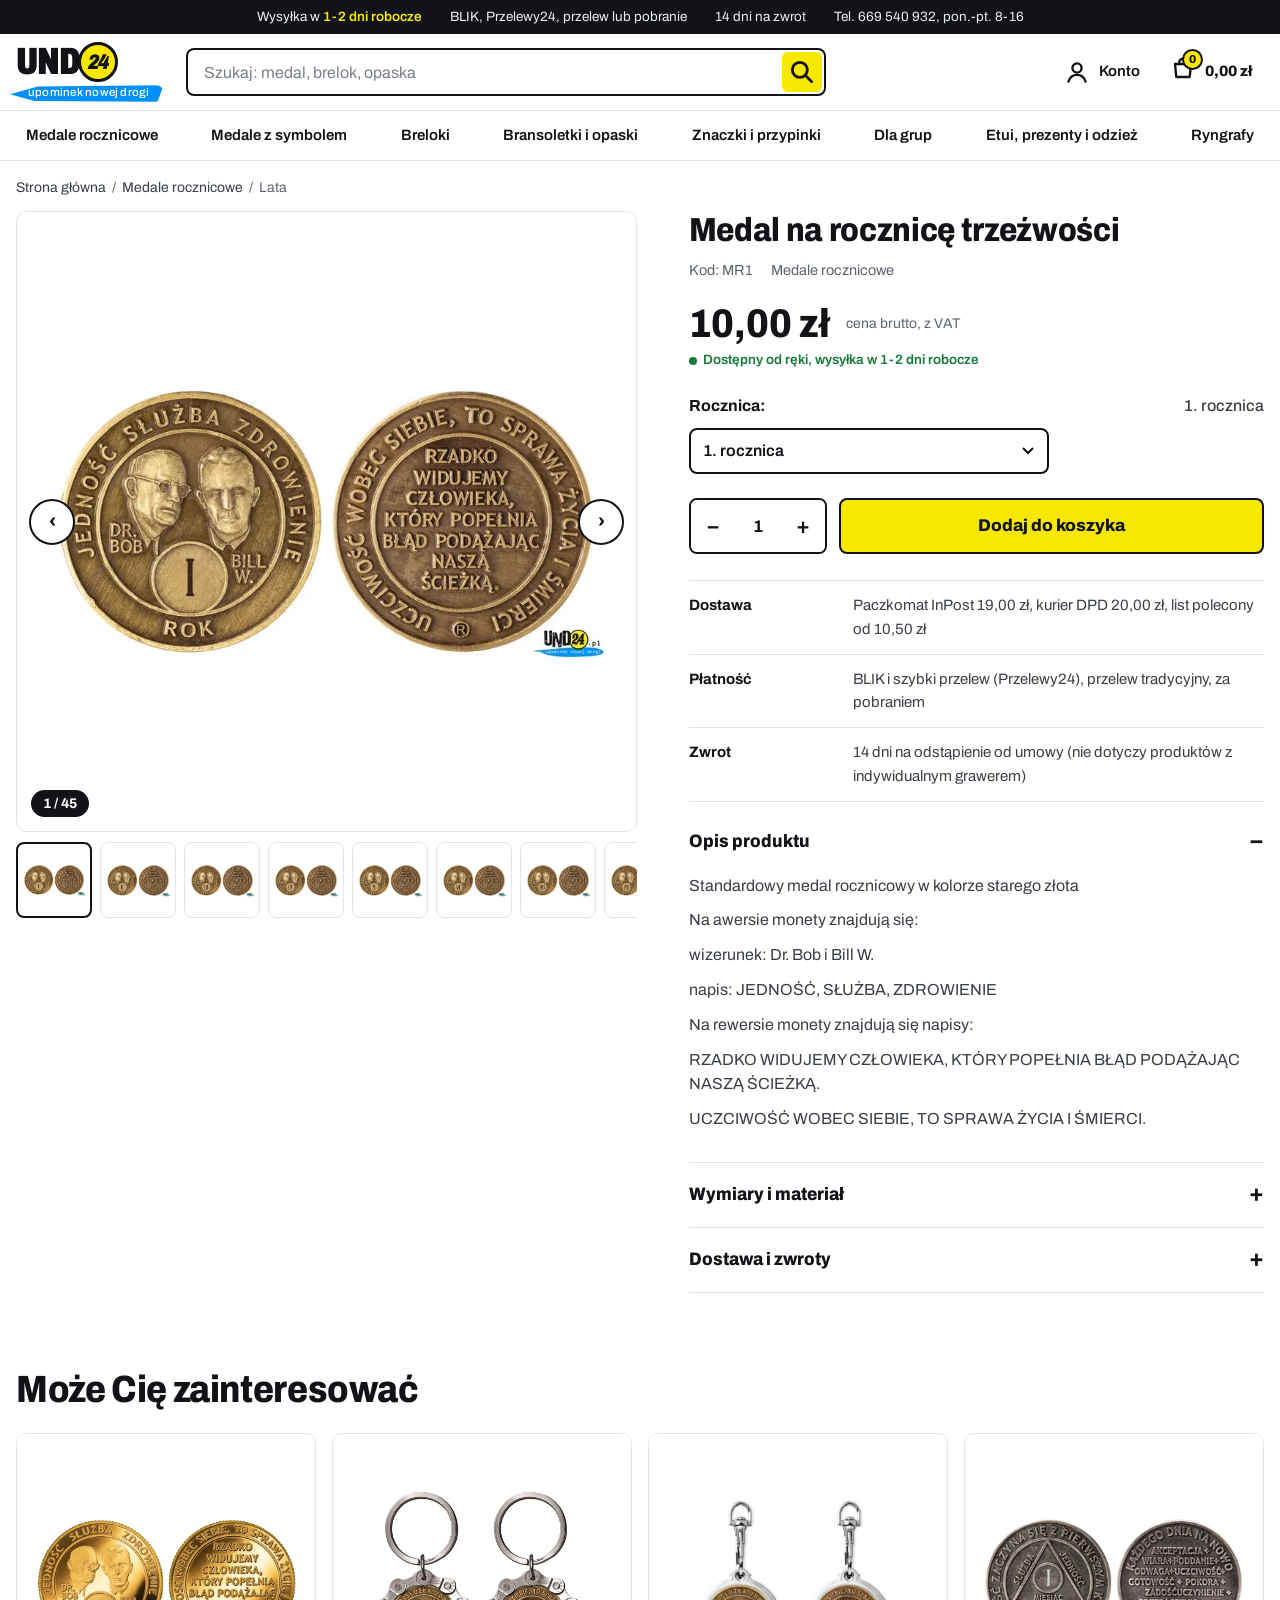
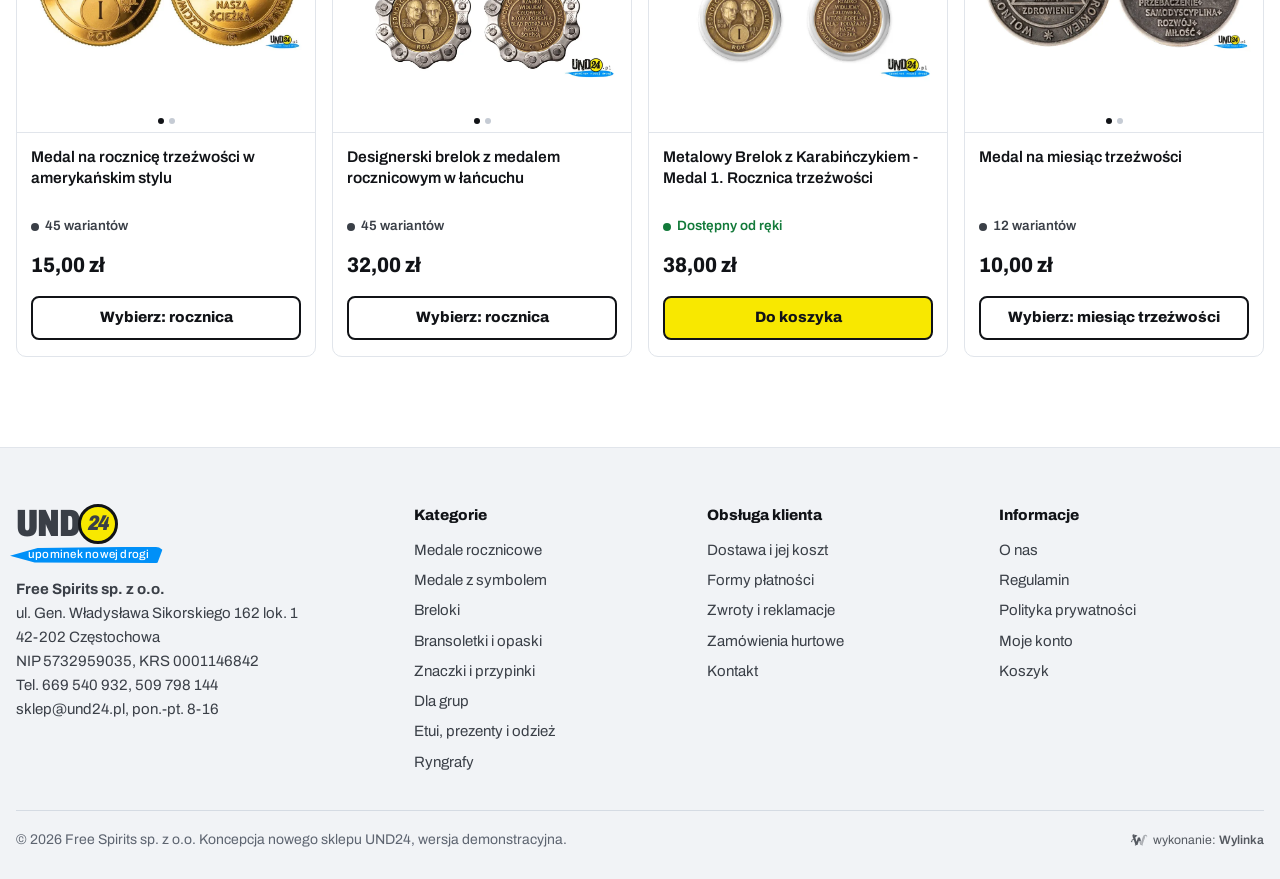
<file: produkt.html>
<!doctype html>
<html lang="pl"><head>
<meta charset="utf-8"><meta name="viewport" content="width=device-width,initial-scale=1,viewport-fit=cover">
<title>Produkt | UND24</title>
<meta name="description" content="Karta produktu w sklepie UND24.">
<meta name="robots" content="noindex,nofollow">
<meta name="theme-color" content="#ffffff">
<link rel="icon" href="favicon.svg" type="image/svg+xml">
<link rel="preconnect" href="https://fonts.googleapis.com"><link rel="preconnect" href="https://fonts.gstatic.com" crossorigin>
<link href="https://fonts.googleapis.com/css2?family=Archivo:wdth,wght@62..125,400..900&amp;display=swap" rel="stylesheet">
<link rel="stylesheet" href="assets/style.css?v=2">
</head>
<body data-page="produkt">
<div id="hdr"></div>

<main class="wrap">
  <nav class="crumbs" id="crumbs" aria-label="Ścieżka"></nav>
  <div class="pd" id="pd"></div>
  <section class="related" aria-labelledby="h-rel"><h2 id="h-rel" style="margin-bottom:22px">Może Cię zainteresować</h2><div class="grid" id="rel"></div></section>
</main>
<div id="ftr"></div>
<script src="assets/app.js?v=2"></script>
</body></html>
</file>
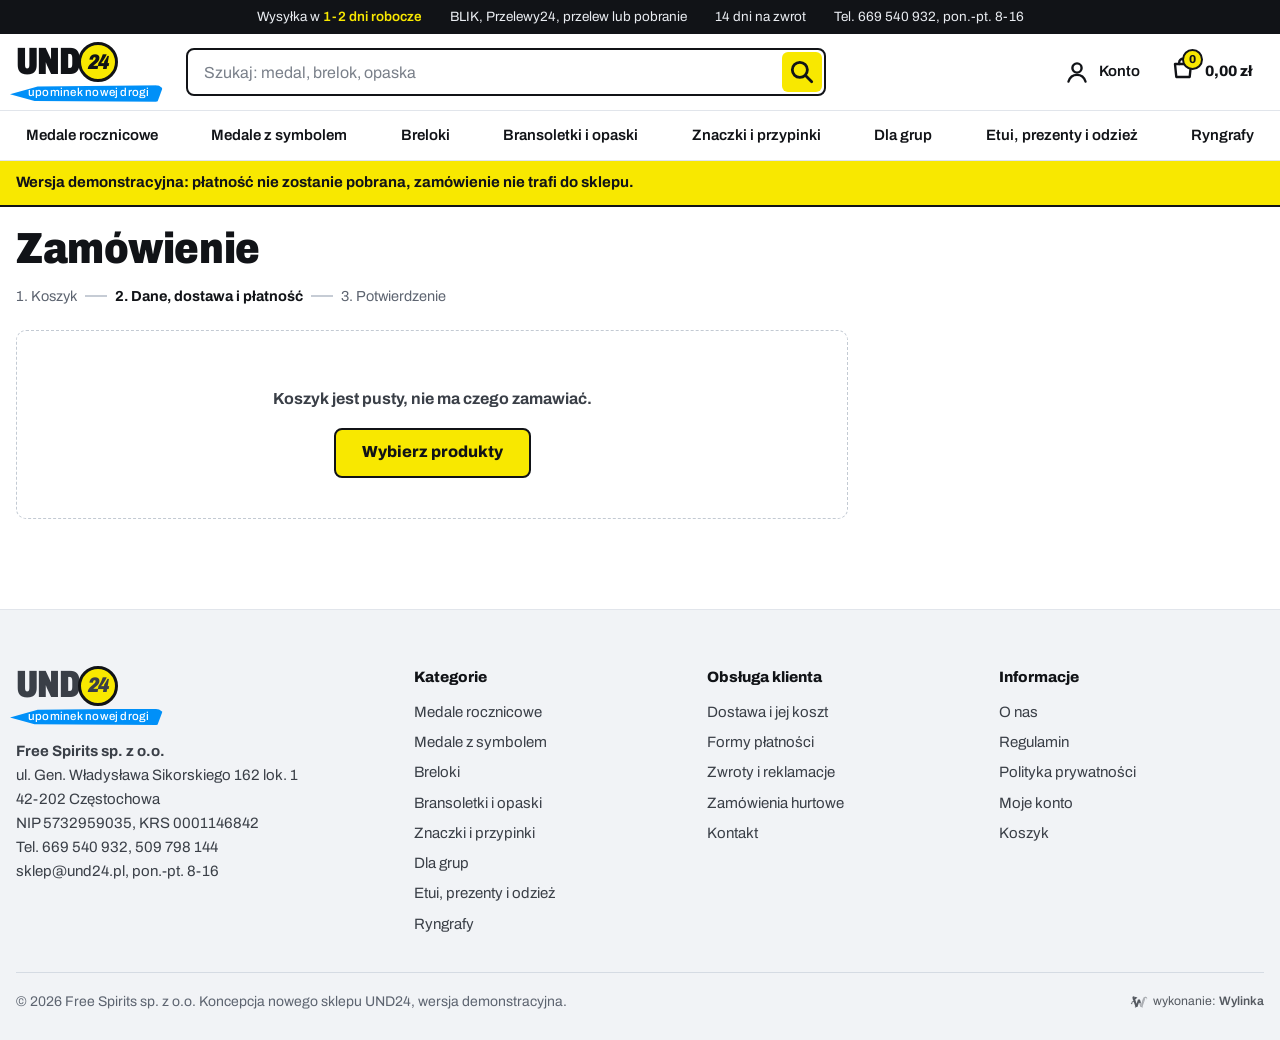
<file: zamowienie.html>
<!doctype html>
<html lang="pl"><head>
<meta charset="utf-8"><meta name="viewport" content="width=device-width,initial-scale=1,viewport-fit=cover">
<title>Zamówienie | UND24</title>
<meta name="description" content="Składanie zamówienia - wersja demonstracyjna.">
<meta name="robots" content="noindex,nofollow">
<meta name="theme-color" content="#ffffff">
<link rel="icon" href="favicon.svg" type="image/svg+xml">
<link rel="preconnect" href="https://fonts.googleapis.com"><link rel="preconnect" href="https://fonts.gstatic.com" crossorigin>
<link href="https://fonts.googleapis.com/css2?family=Archivo:wdth,wght@62..125,400..900&amp;display=swap" rel="stylesheet">
<link rel="stylesheet" href="assets/style.css?v=2">
</head>
<body data-page="zamowienie">
<div id="hdr"></div>

<div class="demo-bar"><div class="wrap">Wersja demonstracyjna: płatność nie zostanie pobrana, zamówienie nie trafi do sklepu.</div></div>
<main class="wrap">
  <div class="page-h"><h1>Zamówienie</h1><div class="steps"><span>1. Koszyk</span><i></i><b>2. Dane, dostawa i płatność</b><i></i><span>3. Potwierdzenie</span></div></div>
  <div class="cart-l" id="co-wrap">
    <form class="co" id="co" novalidate>
      <fieldset><legend>Twoje dane</legend>
        <p style="margin:0 0 14px;color:var(--ink2)">Zamawiasz bez zakładania konta. Masz konto? <a href="konto.html" style="font-weight:700">Zaloguj się</a></p>
        <div class="fg">
          <div class="fld full"><label for="email">E-mail</label><input id="email" type="email" autocomplete="email" inputmode="email"><span class="e">Podaj poprawny adres e-mail, wyślemy na niego potwierdzenie.</span></div>
          <div class="fld"><label for="imie">Imię i nazwisko</label><input id="imie" autocomplete="name"><span class="e">Podaj imię i nazwisko.</span></div>
          <div class="fld"><label for="tel">Telefon</label><input id="tel" type="tel" autocomplete="tel" inputmode="tel"><span class="e">Telefon jest potrzebny przewoźnikowi.</span></div>
          <div class="fld full"><label for="ulica">Ulica i numer</label><input id="ulica" autocomplete="street-address"><span class="e">Podaj adres dostawy.</span></div>
          <div class="fld"><label for="kod">Kod pocztowy</label><input id="kod" autocomplete="postal-code" inputmode="numeric" placeholder="00-000"><span class="e">Kod w formacie 00-000.</span></div>
          <div class="fld"><label for="miasto">Miejscowość</label><input id="miasto" autocomplete="address-level2"><span class="e">Podaj miejscowość.</span></div>
        </div>
        <label class="chk"><input type="checkbox" id="firma"> Chcę fakturę na firmę</label>
        <div class="fg" id="firma-f" hidden style="margin-top:12px">
          <div class="fld"><label for="nip">NIP</label><input id="nip" inputmode="numeric"><span class="e">NIP ma 10 cyfr.</span></div>
          <div class="fld"><label for="fnazwa">Nazwa firmy</label><input id="fnazwa"><span class="e">Podaj nazwę firmy.</span></div>
        </div>
      </fieldset>
      <fieldset><legend>Dostawa</legend><div class="opts" id="ship"></div><p style="margin:12px 0 0;font-size:14px;color:var(--mute)">Przy Paczkomacie adres powyżej nie jest wymagany. Wysyłka za granicę: List Global Express lub kurier DPD.</p></fieldset>
      <fieldset><legend>Płatność</legend><div class="opts" id="pay"></div></fieldset>
      <fieldset><legend>Zgody</legend>
        <div class="fld"><label for="uwagi">Uwagi do zamówienia (opcjonalnie)</label><textarea id="uwagi"></textarea></div>
        <label class="chk"><input type="checkbox" id="regulamin"> Akceptuję <a href="informacje.html#regulamin">regulamin sklepu</a> i zapoznałem się z polityką prywatności.</label>
        <label class="chk"><input type="checkbox"> Chcę dostawać informacje o nowościach (opcjonalnie).</label>
      </fieldset>
      <div class="co-err" id="co-err" role="alert"></div>
    </form>
    <aside class="sum" id="co-sum"></aside>
  </div>
</main>
<div id="ftr"></div>
<script src="assets/app.js?v=2"></script>
</body></html>
</file>
<file: assets/style.css>
/* UND24 - koncepcja sklepu (Wylinka) */
:root{
  --ink:#111317; --ink2:#3a3f47; --mute:#5d6470;
  --yellow:#F8E800; --yellow2:#EAD800;
  --blue:#0090F8; --blue-ink:#0067C0;
  --navy:#0A1C42; --navy2:#13295a;
  --gray:#F1F3F6; --line:#E1E5EB; --white:#fff;
  --ok:#137a3a; --warn:#a85a00;
  --r:10px; --wrap:1320px;
  --hdr:132px;
}
*{box-sizing:border-box}
[hidden]{display:none!important}
html{-webkit-text-size-adjust:100%;scroll-behavior:smooth}
body{margin:0;background:#fff;color:var(--ink);font-family:"Archivo",system-ui,-apple-system,"Segoe UI",Roboto,sans-serif;font-size:16px;line-height:1.55;-webkit-font-smoothing:antialiased}
img{max-width:100%;display:block}
a{color:inherit}
button,input,select,textarea{font:inherit;color:inherit}
button{cursor:pointer}
:focus-visible{outline:3px solid var(--blue);outline-offset:2px}
.wrap{width:min(var(--wrap),100% - 32px);margin-inline:auto}
h1,h2,h3{font-stretch:88%;letter-spacing:-.01em;line-height:1.12;margin:0}
h2{font-size:clamp(26px,3vw,38px);font-weight:800}
.lead{color:var(--ink2);font-size:clamp(16px,1.3vw,18px);max-width:62ch;margin:.6em 0 0}
.sr{position:absolute;width:1px;height:1px;overflow:hidden;clip:rect(0 0 0 0);white-space:nowrap}
.price{font-weight:800;font-stretch:90%;white-space:nowrap}

/* przyciski */
.btn{display:inline-flex;align-items:center;justify-content:center;gap:.5em;min-height:50px;padding:0 26px;border-radius:8px;border:2px solid var(--ink);background:var(--yellow);color:var(--ink);font-weight:800;font-size:16px;text-decoration:none;transition:background .15s,transform .15s;white-space:nowrap}
.btn:hover{background:var(--yellow2)}
.btn:active{transform:translateY(1px)}
.btn-dark{background:var(--ink);color:#fff}
.btn-dark:hover{background:#2a2e35}
.btn-line{background:#fff}
.btn-line:hover{background:var(--gray)}
.btn-block{width:100%}
.btn[disabled]{opacity:.45;cursor:not-allowed}

/* pasek informacyjny */
.topbar{background:var(--ink);color:#e9ecf1;font-size:13.5px}
.topbar .wrap{display:flex;gap:28px;justify-content:center;align-items:center;min-height:34px}
.topbar span b{color:var(--yellow);font-weight:600}

/* nagłówek */
.hdr{position:sticky;top:0;z-index:50;background:#fff;border-bottom:1px solid var(--line)}
.hdr-row{display:flex;align-items:center;gap:22px;min-height:76px}
.logo{display:inline-flex;flex-direction:column;align-items:flex-start;text-decoration:none;color:var(--ink);flex:none;line-height:1}
.logo-top{display:flex;align-items:center}
.logo-und{font-weight:900;font-stretch:72%;font-size:38px;letter-spacing:-.02em;line-height:.9}
.logo-24{width:40px;height:40px;border-radius:50%;background:var(--yellow);border:3px solid var(--ink);display:grid;place-items:center;font-weight:900;font-stretch:80%;font-size:21px;font-style:italic;margin-left:-3px;letter-spacing:-.04em}
.logo-tag{position:relative;margin-top:3px;margin-left:-6px;padding:2px 14px 3px 18px;color:#fff;font-size:11.5px;letter-spacing:.02em;font-weight:500}
.logo-tag::before{content:"";position:absolute;inset:0;background:var(--blue);clip-path:polygon(0 55%,18% 8%,100% 0,96% 100%,16% 96%);border-radius:0 40px 40px 0;z-index:-1}
.logo-tag{z-index:0;isolation:isolate}
.search{position:relative;flex:1;max-width:640px}
.search input{width:100%;height:48px;border:2px solid var(--ink);border-radius:8px;padding:0 54px 0 16px;background:#fff;font-size:16px}
.search input::placeholder{color:#7a808a}
.search button{position:absolute;right:4px;top:4px;width:40px;height:40px;border:0;border-radius:6px;background:var(--yellow);display:grid;place-items:center}
.sugg{position:absolute;left:0;right:0;top:calc(100% + 6px);background:#fff;border:1px solid var(--line);border-radius:10px;box-shadow:0 18px 40px rgba(10,20,40,.14);overflow:hidden;display:none;z-index:60}
.sugg.on{display:block}
.sugg a{display:grid;grid-template-columns:52px 1fr auto;gap:12px;align-items:center;padding:8px 12px;text-decoration:none;border-top:1px solid var(--line)}
.sugg a:first-child{border-top:0}
.sugg a:hover,.sugg a.act{background:var(--gray)}
.sugg img{width:52px;height:52px;object-fit:contain;background:#fff}
.sugg .s-name{font-size:14.5px;line-height:1.3;display:-webkit-box;-webkit-line-clamp:2;-webkit-box-orient:vertical;overflow:hidden}
.sugg .s-all{display:block;padding:11px 14px;font-weight:700;background:var(--gray);text-align:left}
.sugg .s-none{padding:14px;color:var(--mute)}
.hdr-act{display:flex;align-items:center;gap:6px;margin-left:auto}
.hbtn{display:inline-flex;align-items:center;gap:9px;min-height:48px;padding:0 12px;border-radius:8px;text-decoration:none;background:none;border:0;font-weight:600;font-size:15px}
.hbtn:hover{background:var(--gray)}
.hbtn svg{width:26px;height:26px;flex:none}
.cart-ico{position:relative}
.cart-n{position:absolute;right:-7px;top:-6px;min-width:21px;height:21px;padding:0 4px;border-radius:11px;background:var(--yellow);border:2px solid var(--ink);font-size:11.5px;font-weight:800;display:grid;place-items:center;line-height:1}
.cart-sum{font-weight:800}
.burger{display:none}
.nav{border-top:1px solid var(--line)}
.nav ul{list-style:none;margin:0;padding:0;display:flex;gap:2px;justify-content:space-between}
.nav a{display:block;padding:13px 10px;text-decoration:none;font-weight:600;font-size:15px;white-space:nowrap;position:relative}
.nav a:hover{color:var(--blue-ink)}
.nav a[aria-current="page"]::after{content:"";position:absolute;left:10px;right:10px;bottom:6px;height:4px;background:var(--blue);clip-path:polygon(0 60%,10% 0,100% 0,97% 100%,8% 100%);border-radius:0 4px 4px 0}
.msearch{display:none}

/* menu mobilne */
.mnav{position:fixed;inset:0;z-index:90;pointer-events:none}
.mnav .shade{position:absolute;inset:0;background:rgba(10,18,32,.5);opacity:0;transition:opacity .2s}
.mnav .panel{position:absolute;left:0;top:0;bottom:0;width:min(88vw,380px);background:#fff;transform:translateX(-100%);transition:transform .25s cubic-bezier(.3,.7,.3,1);display:flex;flex-direction:column;overflow:auto}
.mnav.on{pointer-events:auto}
.mnav.on .shade{opacity:1}
.mnav.on .panel{transform:none}
.mnav-h{display:flex;justify-content:space-between;align-items:center;padding:14px 16px;border-bottom:1px solid var(--line)}
.mnav ul{list-style:none;margin:0;padding:6px 0}
.mnav li a{display:flex;justify-content:space-between;align-items:center;padding:14px 18px;text-decoration:none;font-weight:600;font-size:17px;border-bottom:1px solid var(--line);line-height:1.35}
.mnav li a span{color:var(--mute);font-weight:500;font-size:14px}
.mnav li a[aria-current="page"]{color:var(--blue-ink)}
.mnav .mnav-f{padding:18px;margin-top:auto;background:var(--gray);font-size:14.5px;line-height:1.6}
.x{width:44px;height:44px;border:0;background:var(--gray);border-radius:8px;font-size:24px;line-height:1}

/* hero */
.hero{position:relative;min-height:calc(100svh - var(--hdr));display:flex;align-items:flex-end;color:#fff;overflow:hidden;background:var(--navy)}
.hero-ph{position:absolute;inset:0;display:grid;grid-template-columns:1.05fr 1fr .9fr}
.hero-ph img{width:100%;height:100%;object-fit:cover}
.hero-ph img:nth-child(1){object-position:42% 40%}
.hero-ph::after{content:"";position:absolute;inset:0;background:linear-gradient(90deg,rgba(7,16,38,.9) 0,rgba(7,16,38,.72) 30%,rgba(7,16,38,.25) 62%,rgba(7,16,38,.05) 100%),linear-gradient(0deg,rgba(7,16,38,.55) 0,rgba(7,16,38,0) 45%)}
.hero-in{position:relative;width:min(var(--wrap),100% - 32px);margin:0 auto;padding:56px 0 clamp(48px,9vh,96px)}
.hero h1{font-size:clamp(40px,5.4vw,84px);font-weight:900;font-stretch:80%;max-width:12ch;letter-spacing:-.02em;line-height:1}
.hero p{font-size:clamp(17px,1.5vw,21px);max-width:44ch;margin:22px 0 0;color:#eef2f8;line-height:1.5}
.hero .btn{margin-top:30px;min-height:56px;font-size:17px;padding:0 30px}
.hero-note{margin-top:18px;font-size:15px;color:#cfd8e6}

/* sekcje */
.sec{padding:clamp(56px,7vw,96px) 0}
.sec-gray{background:var(--gray)}
.sec-h{display:flex;justify-content:space-between;align-items:flex-end;gap:20px;margin-bottom:30px;flex-wrap:wrap}
.sec-h a.more{font-weight:700;text-decoration:none;border-bottom:2px solid var(--blue);padding-bottom:2px}

/* kategorie */
.cats{display:grid;grid-template-columns:repeat(4,minmax(0,1fr));gap:16px}
.cat{display:flex;flex-direction:column;text-decoration:none;background:#fff;border:1px solid var(--line);border-radius:var(--r);overflow:hidden;transition:border-color .15s,box-shadow .15s}
.cat:hover{border-color:var(--ink);box-shadow:0 10px 26px rgba(10,20,40,.08)}
.cat-im{aspect-ratio:4/3;background:#fff;position:relative;overflow:hidden}
.cat-im img{position:absolute;inset:14px;width:calc(100% - 28px);height:calc(100% - 28px);object-fit:contain}
.cat-t{padding:14px 16px 16px;border-top:1px solid var(--line);display:flex;justify-content:space-between;gap:10px;align-items:baseline}
.cat-t b{font-size:17px;font-stretch:92%;line-height:1.25}
.cat-t span{color:var(--mute);font-size:14px;white-space:nowrap}

/* droga - motyw z logo */
.road{position:relative;margin-top:36px}
.road svg.path{position:absolute;left:0;right:0;top:34px;width:100%;height:46px}
.stops{position:relative;display:grid;grid-template-columns:repeat(4,minmax(0,1fr));gap:20px}
.stop{text-decoration:none;display:flex;flex-direction:column;align-items:flex-start}
.coin{width:92px;height:92px;border-radius:50%;background:var(--yellow);border:4px solid var(--ink);display:grid;place-items:center;font-weight:900;font-stretch:76%;font-style:italic;font-size:30px;letter-spacing:-.03em;box-shadow:0 0 0 8px var(--gray);transition:transform .2s}
.stop:hover .coin{transform:rotate(-8deg) scale(1.04)}
.stop h3{font-size:21px;margin-top:18px}
.stop p{margin:6px 0 0;color:var(--ink2);font-size:15.5px;max-width:30ch}
.stop .go{margin-top:10px;font-weight:700;color:var(--blue-ink)}

/* karuzela produktów */
.rail{display:grid;grid-auto-flow:column;grid-auto-columns:calc((100% - 3*16px)/4);gap:16px;overflow-x:auto;scroll-snap-type:x mandatory;scrollbar-width:none;padding-bottom:4px;cursor:grab}
.rail::-webkit-scrollbar{display:none}
.rail>*{scroll-snap-align:start}
.rail.drag{cursor:grabbing;scroll-snap-type:none}
.rail-nav{display:flex;gap:8px}
.rail-nav button{width:46px;height:46px;border-radius:50%;border:2px solid var(--ink);background:#fff;font-size:20px;font-weight:700}
.rail-nav button:hover{background:var(--yellow)}

/* karta produktu (kafel) */
.grid{display:grid;grid-template-columns:repeat(4,minmax(0,1fr));gap:16px}
.pc{display:flex;flex-direction:column;background:#fff;border:1px solid var(--line);border-radius:var(--r);overflow:hidden;min-width:0;position:relative;transition:border-color .15s,box-shadow .15s}
.pc:hover{border-color:#c4cad3;box-shadow:0 12px 28px rgba(10,20,40,.08)}
.pc-im{position:relative;aspect-ratio:1/1;background:#fff}
.pc-sl{display:flex;height:100%;overflow-x:auto;scroll-snap-type:x mandatory;scrollbar-width:none}
.pc-sl::-webkit-scrollbar{display:none}
.pc-sl a{flex:0 0 100%;scroll-snap-align:start;display:block;position:relative}
.pc-sl img{position:absolute;inset:12px;width:calc(100% - 24px);height:calc(100% - 24px);object-fit:contain}
.pc-dots{position:absolute;left:0;right:0;bottom:8px;display:flex;justify-content:center;gap:5px;pointer-events:none}
.pc-dots i{width:6px;height:6px;border-radius:50%;background:#c5cbd4}
.pc-dots i.on{background:var(--ink)}
.pc-cnt{position:absolute;right:8px;bottom:8px;font-size:12px;font-weight:700;background:rgba(17,19,23,.78);color:#fff;border-radius:20px;padding:2px 8px}
.pc-arr{position:absolute;top:50%;transform:translateY(-50%);width:34px;height:34px;border-radius:50%;border:1px solid var(--line);background:#fff;font-weight:800;opacity:0;transition:opacity .15s}
.pc-im:hover .pc-arr{opacity:1}
.pc-arr.l{left:8px}.pc-arr.r{right:8px}
.tag{position:absolute;left:10px;top:10px;z-index:2;background:var(--yellow);border:2px solid var(--ink);font-size:12.5px;font-weight:800;padding:1px 9px;border-radius:5px}
.pc-b{padding:14px 14px 16px;display:flex;flex-direction:column;gap:6px;flex:1;border-top:1px solid var(--line)}
.pc-n{font-weight:600;font-size:15.5px;line-height:1.35;text-decoration:none;display:-webkit-box;-webkit-line-clamp:3;-webkit-box-orient:vertical;overflow:hidden;min-height:calc(1.35em*3)}
.pc-n:hover{color:var(--blue-ink)}
.pc-p{display:flex;justify-content:space-between;align-items:baseline;gap:8px;margin-top:auto;padding-top:6px}
.pc-p .price{font-size:21px}
.st{font-size:13.5px;color:var(--ok);font-weight:600;display:inline-flex;align-items:center;gap:6px}
.st::before{content:"";width:8px;height:8px;border-radius:50%;background:currentColor}
.st.low{color:var(--warn)}
.st.ord{color:var(--blue-ink)}
.pc .btn{min-height:44px;font-size:15px;padding:0 14px;margin-top:8px;border-width:2px}
.pc .btn-line{border-color:var(--ink)}

/* ciemna sekcja */
.dark{background:var(--navy);color:#fff}
.split{display:grid;grid-template-columns:1fr 1fr;gap:clamp(28px,5vw,72px);align-items:center}
.dark .lead{color:#d6deeb}
.dark ul{margin:22px 0 0;padding:0;list-style:none;display:grid;gap:12px}
.dark li{padding-left:30px;position:relative;color:#e7ecf4}
.dark li::before{content:"";position:absolute;left:0;top:.42em;width:16px;height:16px;border-radius:50%;background:var(--yellow);border:2px solid #fff}
.dark .btn{margin-top:28px}
.ph-frame{border-radius:var(--r);overflow:hidden;aspect-ratio:4/3}
.ph-frame img{width:100%;height:100%;object-fit:cover}

/* korzyści */
.perks{display:grid;grid-template-columns:repeat(4,minmax(0,1fr));border-top:2px solid var(--ink)}
.perk{padding:22px 22px 6px 0}
.perk+.perk{padding-left:22px;border-left:1px solid var(--line)}
.perk b{display:block;font-size:18px;font-stretch:92%}
.perk span{display:block;color:var(--ink2);font-size:15px;margin-top:4px}

/* o nas */
.about{display:grid;grid-template-columns:1.1fr 1fr;gap:clamp(28px,5vw,72px);align-items:start}
.about blockquote{margin:0;font-size:clamp(24px,2.4vw,34px);font-weight:700;font-stretch:88%;line-height:1.2}
.about p{color:var(--ink2);margin:0 0 14px}

/* stopka */
.ftr{background:var(--gray);border-top:1px solid var(--line);padding:56px 0 28px;font-size:15px}
.ftr-g{display:grid;grid-template-columns:1.4fr 1fr 1fr 1fr;gap:28px}
.ftr h4{margin:0 0 12px;font-size:15px;font-weight:800}
.ftr ul{list-style:none;margin:0;padding:0;display:grid;gap:7px}
.ftr a{text-decoration:none;color:var(--ink2)}
.ftr a:hover{color:var(--ink);text-decoration:underline}
.ftr address{font-style:normal;color:var(--ink2);line-height:1.6;margin-top:14px}
.ftr-b{margin-top:36px;padding-top:18px;border-top:1px solid #d5dbe3;display:flex;flex-wrap:wrap;gap:12px 24px;justify-content:space-between;align-items:center;color:var(--mute);font-size:14px}
.demo-note{background:#fff;border:1px dashed #b9c1cc;border-radius:8px;padding:10px 14px;color:var(--ink2);font-size:14px}

/* okruszki, strona kategorii */
.crumbs{font-size:14px;color:var(--mute);padding:16px 0 0}
.crumbs a{text-decoration:none;color:var(--ink2)}
.crumbs a:hover{text-decoration:underline}
.crumbs span{margin:0 6px}
.cat-head{padding:14px 0 26px}
.cat-head h1{font-size:clamp(30px,3.6vw,46px);font-weight:900;font-stretch:84%}
.cat-head .lead{margin-top:10px}
.layout{display:grid;grid-template-columns:270px minmax(0,1fr);gap:32px;align-items:start;padding-bottom:80px}
.filters{position:sticky;top:calc(var(--hdr-s,128px) + 16px)}
.fbox{border-top:1px solid var(--line);padding:16px 0}
.fbox:first-child{border-top:0;padding-top:0}
.fbox h3{font-size:16px;margin-bottom:10px;font-stretch:95%}
.fbox label{display:flex;gap:10px;align-items:center;padding:6px 0;font-size:15px;cursor:pointer}
.fbox label small{margin-left:auto;color:var(--mute)}
.fbox input[type=checkbox],.fbox input[type=radio]{width:19px;height:19px;accent-color:var(--ink);flex:none}
.fcats a{display:flex;justify-content:space-between;padding:7px 0;text-decoration:none;font-size:15px;color:var(--ink2)}
.fcats a[aria-current="page"]{color:var(--ink);font-weight:800}
.fcats a span{color:var(--mute)}
.toolbar{display:flex;justify-content:space-between;align-items:center;gap:12px;margin-bottom:18px;flex-wrap:wrap}
.toolbar .cnt{color:var(--ink2)}
.sel{height:46px;border:2px solid var(--ink);border-radius:8px;padding:0 38px 0 12px;background:#fff url("data:image/svg+xml,%3Csvg xmlns='http://www.w3.org/2000/svg' width='12' height='8'%3E%3Cpath d='M1 1l5 5 5-5' fill='none' stroke='%23111317' stroke-width='2'/%3E%3C/svg%3E") no-repeat right 13px center;-webkit-appearance:none;appearance:none;font-weight:600}
.fopen{display:none}
.chips-act{display:flex;flex-wrap:wrap;gap:8px;margin-bottom:14px}
.chips-act button{border:1px solid var(--ink);background:#fff;border-radius:20px;padding:5px 12px;font-size:14px}
.empty{padding:40px;text-align:center;border:1px dashed #c3cad3;border-radius:var(--r);color:var(--ink2)}
.f-close{display:none}

/* karta produktu */
.pd{display:grid;grid-template-columns:minmax(0,1.08fr) minmax(0,1fr);gap:clamp(24px,4vw,64px);padding:12px 0 56px;align-items:start}
.gal{position:relative;min-width:0}
.gal-main{position:relative;border:1px solid var(--line);border-radius:var(--r);overflow:hidden;background:#fff}
.gal-sl{display:flex;overflow-x:auto;scroll-snap-type:x mandatory;scrollbar-width:none;aspect-ratio:1/1;cursor:grab}
.gal-sl::-webkit-scrollbar{display:none}
.gal-sl.drag{cursor:grabbing;scroll-snap-type:none}
.gal-sl figure{flex:0 0 100%;margin:0;scroll-snap-align:start;position:relative}
.gal-sl img{position:absolute;inset:24px;width:calc(100% - 48px);height:calc(100% - 48px);object-fit:contain;user-select:none;-webkit-user-drag:none}
.gal-cnt{position:absolute;left:14px;bottom:14px;background:var(--ink);color:#fff;font-weight:700;font-size:14px;border-radius:20px;padding:3px 12px}
.gal-arr{position:absolute;top:50%;transform:translateY(-50%);width:46px;height:46px;border-radius:50%;border:2px solid var(--ink);background:#fff;font-size:20px;font-weight:800}
.gal-arr:hover{background:var(--yellow)}
.gal-arr.l{left:12px}.gal-arr.r{right:12px}
.thumbs{display:flex;gap:8px;margin-top:10px;overflow-x:auto;scrollbar-width:thin;padding-bottom:4px}
.thumbs button{flex:0 0 76px;height:76px;border:1px solid var(--line);border-radius:8px;background:#fff;padding:4px}
.thumbs button.on{border:2px solid var(--ink)}
.thumbs img{width:100%;height:100%;object-fit:contain}
.pd-info h1{font-size:clamp(26px,2.6vw,38px);font-weight:800;font-stretch:88%;line-height:1.15}
.pd-meta{display:flex;flex-wrap:wrap;gap:6px 18px;color:var(--mute);font-size:14.5px;margin-top:10px}
.pd-price{display:flex;align-items:center;gap:16px;margin:22px 0 4px;flex-wrap:wrap}
.pd-price .price{font-size:40px;line-height:1}
.pd-vat{color:var(--mute);font-size:14px}
.opt{margin-top:22px}
.opt-l{font-weight:700;margin-bottom:9px;display:flex;justify-content:space-between;gap:10px}
.opt-l span{font-weight:500;color:var(--ink2)}
.chips{display:flex;flex-wrap:wrap;gap:8px}
.chips button{min-height:44px;min-width:52px;padding:6px 14px;border:1.5px solid #b8c0cb;border-radius:8px;background:#fff;font-weight:600;font-size:15px;line-height:1.25;text-align:left}
.chips button:hover{border-color:var(--ink)}
.chips button[aria-pressed="true"]{border:2px solid var(--ink);background:var(--yellow)}
.opt .sel{width:100%;max-width:360px}
.buy{display:flex;gap:12px;margin-top:24px;align-items:stretch}
.qty{display:inline-flex;align-items:center;border:2px solid var(--ink);border-radius:8px;overflow:hidden;flex:none;height:56px}
.qty button{width:44px;height:100%;border:0;background:#fff;font-size:22px;font-weight:700}
.qty button:hover{background:var(--gray)}
.qty input{width:46px;height:100%;border:0;text-align:center;font-weight:700;font-size:17px;-moz-appearance:textfield}
.qty input::-webkit-inner-spin-button{display:none}
.buy .btn{flex:1;min-height:56px;font-size:17px}
.facts{margin:26px 0 0;padding:0;list-style:none;border-top:1px solid var(--line)}
.facts li{display:grid;grid-template-columns:150px 1fr;gap:14px;padding:13px 0;border-bottom:1px solid var(--line);font-size:15px}
.facts li b{font-weight:700}
.facts li span{color:var(--ink2)}
.acc{margin-top:8px}
.acc details{border-bottom:1px solid var(--line)}
.acc summary{list-style:none;padding:18px 0;font-weight:800;font-size:18px;cursor:pointer;display:flex;justify-content:space-between;font-stretch:92%}
.acc summary::-webkit-details-marker{display:none}
.acc summary::after{content:"+";font-size:24px;line-height:1}
.acc details[open] summary::after{content:"\2212"}
.acc .acc-b{padding:0 0 20px;color:var(--ink2)}
.acc .acc-b p{margin:0 0 10px}
.acc .acc-b ul{margin:6px 0 12px;padding-left:20px}
.ship-t{width:100%;border-collapse:collapse;font-size:15px}
.ship-t td{padding:8px 0;border-bottom:1px solid var(--line)}
.ship-t td:last-child{text-align:right;font-weight:700;white-space:nowrap}
.ship-t.dim td:last-child{white-space:normal;font-weight:600;padding-left:14px}
.related{padding:20px 0 90px}

/* pasek mobilny na karcie produktu */
.mbuy{position:fixed;left:0;right:0;bottom:0;z-index:40;background:#fff;border-top:1px solid var(--line);box-shadow:0 -8px 24px rgba(10,20,40,.1);padding:10px 16px calc(10px + env(safe-area-inset-bottom));display:none;align-items:center;gap:14px;transform:translateY(110%);transition:transform .22s}
.mbuy.on{transform:none}
.mbuy .price{font-size:22px}
.mbuy small{display:block;color:var(--mute);font-size:12.5px;line-height:1.2;max-width:150px;white-space:nowrap;overflow:hidden;text-overflow:ellipsis}
.mbuy .btn{flex:1;min-height:50px}

/* mini koszyk */
.drawer{position:fixed;inset:0;z-index:95;pointer-events:none}
.drawer .shade{position:absolute;inset:0;background:rgba(10,18,32,.5);opacity:0;transition:opacity .2s}
.drawer .panel{position:absolute;right:0;top:0;bottom:0;width:min(100vw,440px);background:#fff;transform:translateX(100%);transition:transform .26s cubic-bezier(.3,.7,.3,1);display:flex;flex-direction:column}
.drawer.on{pointer-events:auto}
.drawer.on .shade{opacity:1}
.drawer.on .panel{transform:none}
.dr-h{display:flex;justify-content:space-between;align-items:center;padding:16px 18px;border-bottom:1px solid var(--line)}
.dr-h b{font-size:20px;font-stretch:90%}
.dr-added{margin:14px 18px 0;padding:10px 14px;border-radius:8px;background:#e9f7ee;color:#0f5e2d;font-weight:600;font-size:14.5px;display:none}
.dr-added.on{display:block}
.dr-list{flex:1;overflow:auto;padding:4px 18px}
.dr-f{border-top:1px solid var(--line);padding:16px 18px calc(16px + env(safe-area-inset-bottom));display:grid;gap:10px}
.dr-row{display:flex;justify-content:space-between;font-size:15px;color:var(--ink2)}
.dr-row.tot{font-size:19px;color:var(--ink);font-weight:800}
.li{display:grid;grid-template-columns:76px minmax(0,1fr);gap:14px;padding:16px 0;border-bottom:1px solid var(--line)}
.li img{width:76px;height:76px;object-fit:contain;border:1px solid var(--line);border-radius:8px;background:#fff}
.li-n{font-weight:600;font-size:15px;line-height:1.3;text-decoration:none;display:block}
.li-v{font-size:13.5px;color:var(--mute);margin-top:2px}
.li-c{display:flex;justify-content:space-between;align-items:center;gap:10px;margin-top:10px;flex-wrap:wrap}
.li .qty{height:40px;border-width:1.5px}
.li .qty button{width:36px;font-size:18px}
.li .qty input{width:36px;font-size:15px}
.rm{border:0;background:none;color:var(--mute);text-decoration:underline;font-size:14px;padding:6px 0}
.rm:hover{color:#b00020}
.dr-empty{padding:40px 6px;text-align:center;color:var(--ink2)}

/* koszyk i zamówienie */
.page-h{padding:18px 0 22px}
.page-h h1{font-size:clamp(30px,3.4vw,44px);font-weight:900;font-stretch:84%}
.steps{display:flex;gap:8px;align-items:center;font-size:14.5px;color:var(--mute);margin-top:12px;flex-wrap:wrap}
.steps b{color:var(--ink)}
.steps i{width:22px;height:2px;background:#c6ccd5}
.cart-l{display:grid;grid-template-columns:minmax(0,1fr) 380px;gap:36px;align-items:start;padding-bottom:90px}
.ct{border-top:2px solid var(--ink)}
.ct .li{grid-template-columns:110px minmax(0,1fr) auto;align-items:center}
.ct .li img{width:110px;height:110px}
.ct .li-t{font-weight:800;font-size:18px;text-align:right;white-space:nowrap}
.sum{background:var(--gray);border-radius:var(--r);padding:22px;position:sticky;top:calc(var(--hdr-s,128px) + 16px)}
.sum h2{font-size:22px;margin-bottom:14px}
.sum .dr-row{padding:6px 0}
.sum .dr-row.tot{border-top:1px solid #cfd5dd;margin-top:8px;padding-top:14px}
.sum .btn{margin-top:16px}
.sum small{display:block;color:var(--mute);margin-top:12px;font-size:13.5px;line-height:1.5}
.sum .pay-l{margin-top:14px;font-size:13.5px;color:var(--ink2)}
.demo-bar{background:var(--yellow);border-bottom:2px solid var(--ink);font-weight:700;font-size:15px}
.demo-bar .wrap{padding:10px 0;display:flex;gap:10px;align-items:center}
.co{display:grid;gap:20px}
.co fieldset{border:1px solid var(--line);border-radius:var(--r);padding:22px;margin:0;min-width:0}
.co legend{font-weight:800;font-size:20px;padding:0 8px;margin-left:-8px;font-stretch:90%}
.fg{display:grid;grid-template-columns:1fr 1fr;gap:14px}
.fg .full{grid-column:1/-1}
.fld label{display:block;font-weight:600;font-size:14.5px;margin-bottom:5px}
.fld input,.fld textarea{width:100%;height:50px;border:1.5px solid #aeb6c1;border-radius:8px;padding:0 14px;background:#fff;font-size:16px}
.fld textarea{height:90px;padding:12px 14px;resize:vertical}
.fld input:focus,.fld textarea:focus{border-color:var(--ink);outline:none;box-shadow:0 0 0 3px rgba(0,144,248,.25)}
.fld.err input{border-color:#c4002b;background:#fff7f8}
.fld .e{color:#c4002b;font-size:13.5px;margin-top:4px;display:none}
.fld.err .e{display:block}
.chk{display:flex;gap:10px;align-items:flex-start;font-size:15px;margin-top:12px;cursor:pointer}
.chk input{width:20px;height:20px;accent-color:var(--ink);margin-top:2px;flex:none}
.chk.err{color:#c4002b}
.opts{display:grid;gap:10px}
.ro{display:grid;grid-template-columns:22px minmax(0,1fr) auto;gap:12px;align-items:center;border:1.5px solid #c3cad3;border-radius:10px;padding:14px 16px;cursor:pointer;background:#fff}
.ro:hover{border-color:var(--ink)}
.ro input{width:20px;height:20px;accent-color:var(--ink);margin:0}
.ro b{display:block;font-size:16px}
.ro small{display:block;color:var(--mute);font-size:13.5px;line-height:1.4}
.ro .p{font-weight:800;white-space:nowrap}
.ro:has(input:checked){border:2px solid var(--ink);background:#fffde6}
.ro-x{display:none;grid-column:2/-1;margin-top:8px}
.ro:has(input:checked) .ro-x{display:block}
.ro-x .fld{display:block;max-width:280px}
.ro-x .fld label{display:block}
.ro-x .fld input{width:100%}
.blik.fld{display:flex;gap:10px;align-items:center;flex-wrap:wrap}
.blik input{width:170px;height:50px;border:1.5px solid #aeb6c1;border-radius:8px;text-align:center;letter-spacing:.3em;font-size:22px;font-weight:800}
.banks{display:grid;grid-template-columns:repeat(4,minmax(0,1fr));gap:8px}
.banks button{min-height:46px;border:1.5px solid #c3cad3;border-radius:8px;background:#fff;font-weight:700;font-size:13.5px;padding:4px}
.banks button[aria-pressed="true"]{border:2px solid var(--ink);background:var(--yellow)}
.co-err{display:none;background:#fff1f3;border:1px solid #f0b4c0;color:#8f0020;border-radius:8px;padding:12px 14px;font-weight:600}
.co-err.on{display:block}
.sum .li{grid-template-columns:56px minmax(0,1fr) auto;gap:10px;padding:10px 0;align-items:center}
.sum .li img{width:56px;height:56px}
.sum .li-n{font-size:14px}
.sum .li-t{font-weight:700;white-space:nowrap;font-size:14.5px}

/* dziękujemy, konto */
.thanks{max-width:760px;margin:0 auto;padding:56px 0 100px;text-align:left}
.thanks .coin{margin-bottom:22px}
.thanks h1{font-size:clamp(32px,4vw,52px);font-weight:900;font-stretch:82%}
.thanks .box{margin-top:26px;border:1px solid var(--line);border-radius:var(--r);padding:22px}
.thanks .box h2{font-size:20px;margin-bottom:10px}
.acct{display:grid;grid-template-columns:1fr 1fr;gap:28px;padding-bottom:90px}
.acct .card{border:1px solid var(--line);border-radius:var(--r);padding:24px}
.acct h2{font-size:24px;margin-bottom:14px}
.acct .fld{margin-bottom:12px}

/* komunikat */
.toast{position:fixed;left:50%;bottom:24px;transform:translate(-50%,140%);background:var(--ink);color:#fff;padding:12px 18px;border-radius:8px;z-index:120;font-weight:600;transition:transform .2s;max-width:calc(100vw - 32px)}
.toast.on{transform:translate(-50%,0)}

/* --- responsywność --- */
@media (max-width:1180px){
  .nav a{font-size:14px;padding:13px 7px}
  .hbtn .lbl{display:none}
}
@media (max-width:1024px){
  .grid,.cats{grid-template-columns:repeat(3,minmax(0,1fr))}
  .rail{grid-auto-columns:calc((100% - 2*16px)/3)}
  .layout{grid-template-columns:minmax(0,1fr)}
  .filters{position:fixed;inset:0;z-index:96;background:#fff;padding:18px 18px 100px;overflow:auto;transform:translateX(-100%);transition:transform .25s;top:0}
  .filters.on{transform:none}
  .f-close{display:flex;justify-content:space-between;align-items:center;margin-bottom:12px}
  .f-close b{font-size:22px}
  .f-apply{position:fixed;left:0;right:0;bottom:0;padding:12px 18px;background:#fff;border-top:1px solid var(--line);display:none}
  .filters.on .f-apply{display:block}
  .fopen{display:inline-flex;min-height:46px}
  .cart-l{grid-template-columns:minmax(0,1fr)}
  .sum{position:static}
  .ftr-g{grid-template-columns:1fr 1fr}
  .ftr-g>div:first-child{grid-column:1/-1}
  .perks{grid-template-columns:1fr 1fr}
  .perk:nth-child(3){padding-left:0;border-left:0}
  .stops{grid-template-columns:1fr 1fr;row-gap:34px}
  .road svg.path{display:none}
}
@media (max-width:860px){
  :root{--hdr:118px}
  .topbar{display:none}
  .nav{display:none}
  .burger{display:inline-flex}
  .hdr-row{min-height:62px;gap:6px}
  .hdr-row .search{display:none}
  .logo-und{font-size:31px}
  .logo-24{width:34px;height:34px;font-size:18px;border-width:2.5px}
  .logo-tag{font-size:10px;padding:1px 10px 2px 14px}
  .hbtn{padding:0 9px}
  .cart-sum{display:none}
  .msearch{display:block;padding:0 0 10px}
  .msearch .search{max-width:none}
  .msearch .search input{height:46px}
  .pd{grid-template-columns:minmax(0,1fr)}
  .mbuy{display:flex}
  .split,.about{grid-template-columns:minmax(0,1fr)}
  .acct{grid-template-columns:minmax(0,1fr)}
  .banks{grid-template-columns:repeat(2,minmax(0,1fr))}
}
@media (max-width:760px){
  .hero{min-height:calc(100svh - var(--hdr));align-items:stretch;flex-direction:column}
  .hero-ph{position:relative;inset:auto;display:block;flex:1 1 auto;min-height:max(200px,30svh)}
  .hero-ph img{position:absolute;inset:0}
  .hero-ph img:not(:nth-child(2)){display:none}
  .hero-ph img:nth-child(2){object-position:50% 45%}
  .hero-ph::after{background:linear-gradient(0deg,var(--navy) 0,rgba(10,28,66,0) 42%)}
  .hero-in{flex:0 0 auto;padding:6px 0 30px;width:calc(100% - 32px)}
  .hero h1{font-size:clamp(34px,10.4vw,46px)}
  .hero p{font-size:16.5px;margin-top:14px}
  .hero .btn{margin-top:24px;width:100%}
  .hero-note{font-size:14px;margin-top:14px}
  .grid,.cats{grid-template-columns:repeat(2,minmax(0,1fr));gap:10px}
  .rail{grid-auto-columns:calc((100% - 10px)/1.6);gap:10px}
  .rail-nav{display:none}
  .pc-b{padding:12px 11px 13px}
  .pc-n{font-size:14.5px}
  .pc-p{flex-direction:column;align-items:flex-start;gap:2px}
  .pc-p .price{font-size:19px}
  .pc .btn{font-size:14.5px;padding:0 8px}
  .cat-t{flex-direction:column;gap:2px;padding:11px 12px 13px}
  .cat-t b{font-size:15.5px}
  .cat-im img{inset:8px;width:calc(100% - 16px);height:calc(100% - 16px)}
  .stops{grid-template-columns:minmax(0,1fr)}
  .stop{display:grid;grid-template-columns:76px minmax(0,1fr);column-gap:16px;align-items:center}
  .coin{width:72px;height:72px;font-size:24px;grid-row:span 3;box-shadow:none}
  .stop h3{margin-top:0;font-size:19px}
  .perks{grid-template-columns:minmax(0,1fr)}
  .perk,.perk+.perk{padding:16px 0;border-left:0;border-bottom:1px solid var(--line)}
  .fg{grid-template-columns:minmax(0,1fr)}
  .co fieldset{padding:16px}
  .ct .li{grid-template-columns:84px minmax(0,1fr)}
  .ct .li img{width:84px;height:84px}
  .ct .li-t{grid-column:2;text-align:left;font-size:16px}
  .pd-price .price{font-size:34px}
  .facts li{grid-template-columns:minmax(0,1fr);gap:2px}
  .gal-arr{display:none}
  .gal-sl img{inset:12px;width:calc(100% - 24px);height:calc(100% - 24px)}
  .thumbs{display:none}
  .sec-h{margin-bottom:20px}
  .ftr{padding:40px 0 calc(28px + 70px)}
  .ro{grid-template-columns:22px minmax(0,1fr);}
  .ro .p{grid-column:2}
}
@media (max-width:380px){
  .logo-und{font-size:27px}
  .logo-24{width:30px;height:30px;font-size:16px}
  .hbtn{padding:0 7px}
}
@media (min-width:861px) and (max-height:820px){
  .hero h1{font-size:clamp(40px,4.6vw,66px)}
  .hero-in{padding-bottom:44px}
  .hero p{margin-top:16px}
}
@media (prefers-reduced-motion:reduce){*{transition:none!important;scroll-behavior:auto!important}}

.blik.err input{border-color:#c4002b;background:#fff7f8}

@media (min-width:2200px){:root{--wrap:1560px}body{font-size:17px}}
.dr-row{gap:14px}
.dr-row b,.dr-row span:last-child{white-space:nowrap}
.dr-row span:first-child{white-space:normal}
</file>
